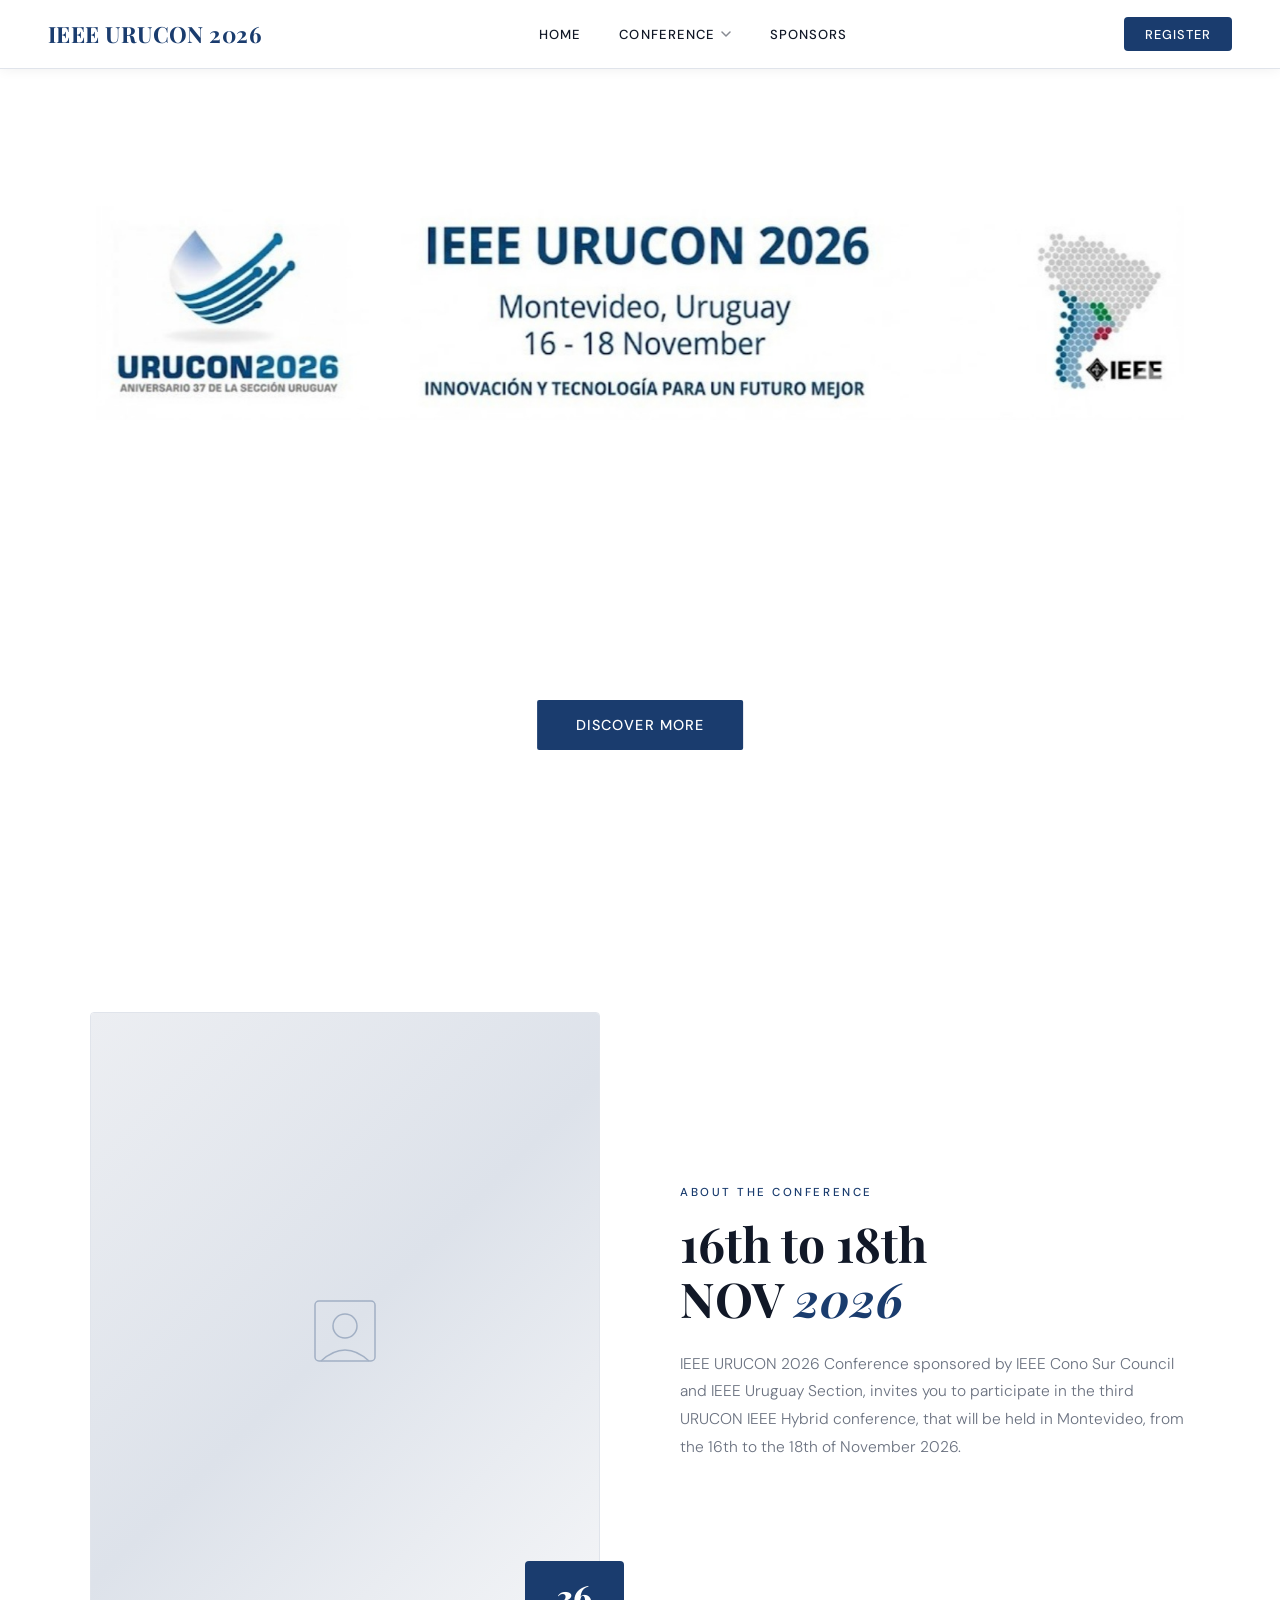
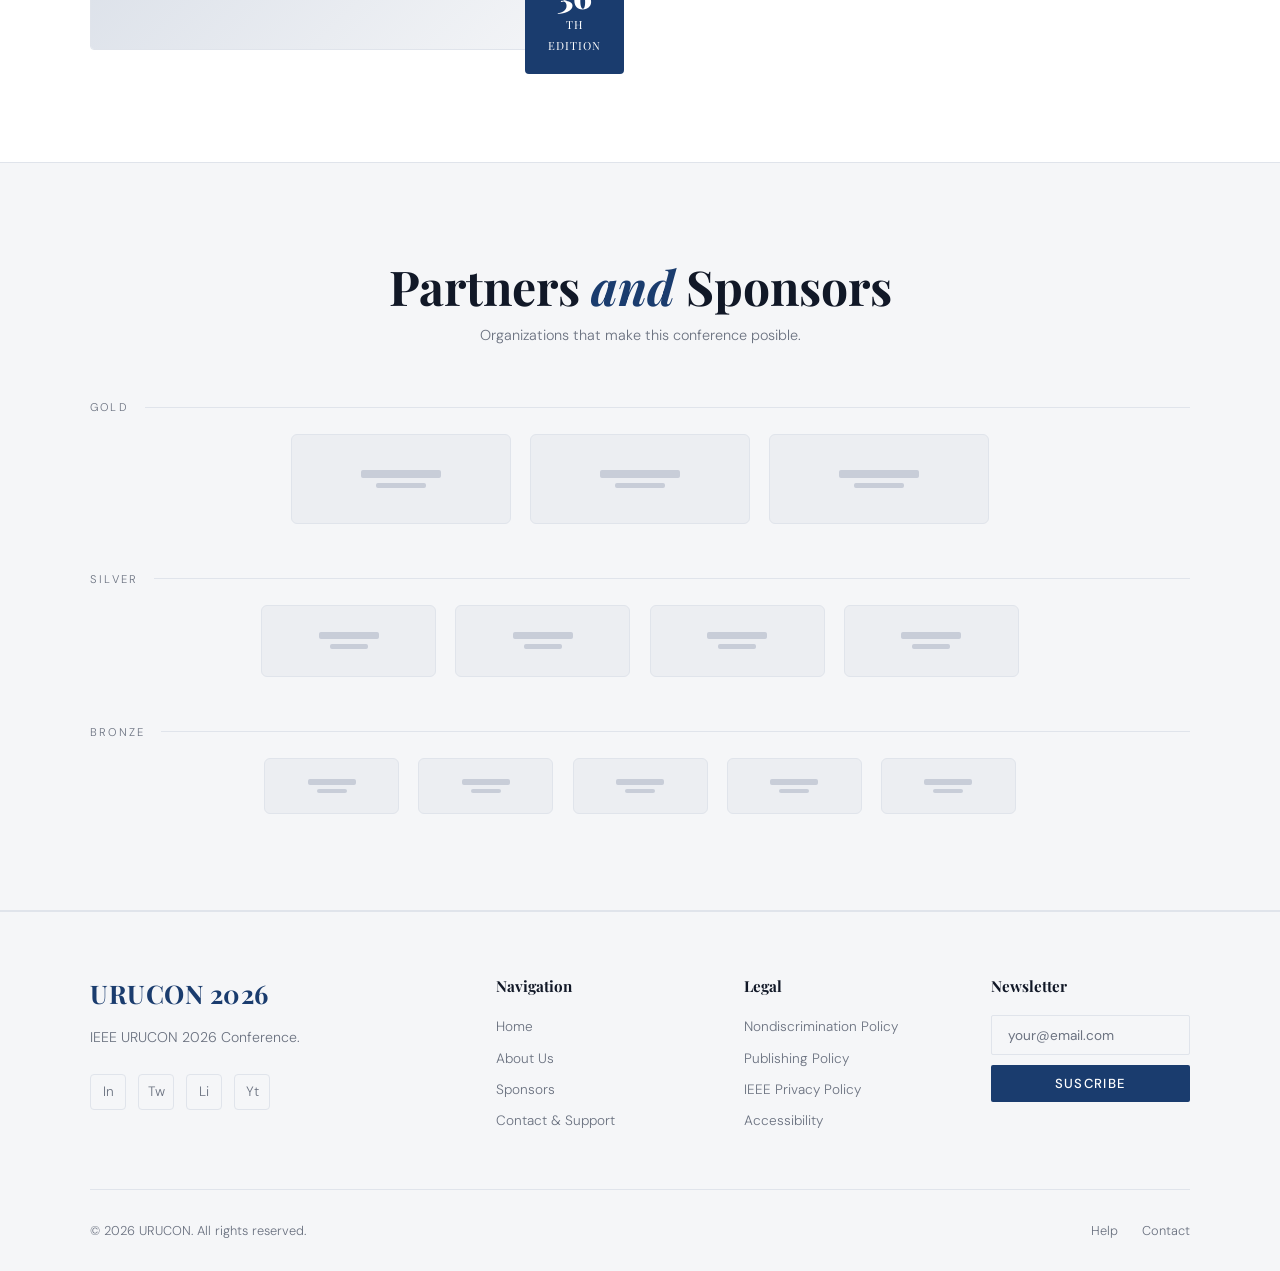
<file: index.html>
<!DOCTYPE html>

<html lang="es">

<head>
  <meta charset="UTF-8" />
  <meta name="viewport" content="width=device-width, initial-scale=1.0" />
  <title>URUCON 2026</title>
  <!-- Fuentes -->
  <link
    href="https://fonts.googleapis.com/css2?family=Playfair+Display:wght@400;700;900&family=DM+Sans:wght@300;400;500&display=swap"
    rel="stylesheet" />
  <!-- Estilos -->
  <link rel="stylesheet" href="css/styles.css" />
</head>

<body>

  <!-- ── NAV ── -->
  <nav id="navbar">
    <div class="nav-inner">
      <a href="#inicio" class="nav-logo">IEEE URUCON 2026</a>

      <ul class="nav-menu">

        <!-- INICIO -->
        <li class="nav-item">
          <a href="#inicio" class="nav-link">Home</a>
        </li>

        <!-- MEGA MENÚ: LA CONFERENCIA -->
        <li class="nav-item">
          <a class="nav-link" href="#">
            Conference
            <svg class="chevron" viewBox="0 0 12 12" fill="none">
              <path d="M2 4l4 4 4-4" stroke="currentColor" stroke-width="1.5" stroke-linecap="round"
                stroke-linejoin="round" />
            </svg>
          </a>
          <div class="mega-drop cols-1"><!-- provisorio, suplantar por el de abajo -->
            <!--<div class="mega-drop cols-3">
            <div class="drop-col">
              <div class="drop-col-title">Event</div>
              <a class="drop-link" href="#">Program</a>
              <a class="drop-link" href="#">Venue</a>
              <a class="drop-link" href="#">Special Guests</a>
              <a class="drop-link" href="#">Pre-Webinars</a>
            </div>-->
            <div class="drop-col">
              <div class="drop-col-title">Participation</div>
              <a class="drop-link" href="cfpapers.html">Call For Papers</a>
              <!--<a class="drop-link" href="#">Final Upload</a>-->
              <a class="drop-link" href="registration.html">Registration</a>
              <!--<a class="drop-link" href="#">Presenters</a>-->
            </div>
            <!--<div class="drop-col">
              <div class="drop-col-title">Activities</div>
              <a class="drop-link" href="#">Gala Dinner & Hotel</a>
              <a class="drop-link" href="#">LACNIC Seminar</a>
              <a class="drop-link" href="#">Scholarships</a>
            </div>-->
          </div>
        </li>

        <!-- MEGA MENÚ: CONTENIDO -->
        <!--<li class="nav-item">
          <a class="nav-link" href="#">
            Content
            <svg class="chevron" viewBox="0 0 12 12" fill="none">
              <path d="M2 4l4 4 4-4" stroke="currentColor" stroke-width="1.5" stroke-linecap="round" stroke-linejoin="round"/>
            </svg>
          </a>
          <div class="mega-drop cols-2">
            <div class="drop-col">
              <div class="drop-col-title">Research</div>
              <a class="drop-link" href="#">Topics</a>
              <a class="drop-link" href="#">TPC</a>
            </div>
            <div class="drop-col">
              <div class="drop-col-title">Community</div>
              <a class="drop-link" href="#">Inform Me</a>
            </div>
          </div>
        </li>-->

        <!-- DROPDOWN SIMPLE: NOSOTROS -->
        <!--<li class="nav-item">
          <a class="nav-link" href="#">
            About
            <svg class="chevron" viewBox="0 0 12 12" fill="none">
              <path d="M2 4l4 4 4-4" stroke="currentColor" stroke-width="1.5" stroke-linecap="round" stroke-linejoin="round"/>
            </svg>
          </a>
          <div class="simple-drop">
            <a class="drop-link" href="#about">About Us</a>
            <a class="drop-link" href="#">Organizing Committee</a>
            <a class="drop-link" href="#">Contact</a>
          </div>
        </li>-->

        <!-- ENLACE DIRECTO: SPONSORS -->
        <li class="nav-item">
          <a class="nav-link" href="#sponsors">Sponsors</a>
        </li>

      </ul>

      <button class="nav-cta" onclick="window.location.href='registration.html'">Register</button>

      <button class="hamburger" id="hamburger" onclick="toggleMobile()" aria-label="Menú">
        <span></span><span></span><span></span>
      </button>
    </div>
  </nav>

  <!-- ── MOBILE DRAWER ── -->
  <div class="mobile-drawer" id="mobileDrawer">

    <div class="mobile-section">
      <div class="mobile-section-title">Home</div>
      <a class="mobile-link" href="#inicio" onclick="closeMobile()">Home</a>
    </div>

    <!--<div class="mobile-section">
      <div class="mobile-section-title">Conference — Event</div>
      <a class="mobile-link" href="#" onclick="closeMobile()">Program</a>
      <a class="mobile-link" href="#" onclick="closeMobile()">Venue</a>
      <a class="mobile-link" href="#" onclick="closeMobile()">Special Guests</a>
      <a class="mobile-link" href="#" onclick="closeMobile()">Pre-Webinars</a>
    </div>-->

    <div class="mobile-section">
      <div class="mobile-section-title">Conference — Participation</div>
      <a class="mobile-link" href="cfpapers.html" onclick="closeMobile()">Call For Papers</a>
      <!--<a class="mobile-link" href="#" onclick="closeMobile()">Final Upload</a>-->
      <a class="mobile-link" href="#" onclick="closeMobile()">Registration</a>
      <!--<a class="mobile-link" href="#" onclick="closeMobile()">Presenters</a>-->
    </div>

    <!--<div class="mobile-section">
      <div class="mobile-section-title">Conference — Activities</div>
      <a class="mobile-link" href="#" onclick="closeMobile()">Gala Dinner & Hotel</a>
      <a class="mobile-link" href="#" onclick="closeMobile()">LACNIC Seminar</a>
      <a class="mobile-link" href="#" onclick="closeMobile()">Scholarchips</a>
    </div>-->

    <!--<div class="mobile-section">
      <div class="mobile-section-title">Content</div>
      <a class="mobile-link" href="#" onclick="closeMobile()">Research</a>
      <a class="mobile-link" href="#" onclick="closeMobile()">Topics</a>
      <a class="mobile-link" href="#" onclick="closeMobile()">TPC</a>
    </div>

    <div class="mobile-section">
      <div class="mobile-section-title">About</div>
      <a class="mobile-link" href="#about" onclick="closeMobile()">About Us</a>
      <a class="mobile-link" href="#" onclick="closeMobile()">Organizing Committee</a>
      <a class="mobile-link" href="#" onclick="closeMobile()">Contact</a>
    </div>-->

    <div class="mobile-section">
      <div class="mobile-section-title">Sponsors</div>
      <a class="mobile-link" href="#sponsors" onclick="closeMobile()">View sponsors</a>
    </div>

    <a class="mobile-cta" href="registration.html">Registration to the Event</a>

  </div>

  <!-- ── BANNER ── -->
  <section id="inicio">
    <div class="banner-bg"></div>

    <div class="banner-bottom">
      <a href="#about" class="btn-primary">Discover More</a>
    </div>
  </section>

  <!-- ── ABOUT ── -->
  <section id="about">
    <div class="about-inner">
      <div class="about-visual reveal">
        <div class="about-img-box">
          <div class="about-img-placeholder">
            <svg viewBox="0 0 80 80" fill="none" xmlns="http://www.w3.org/2000/svg">
              <rect x="10" y="10" width="60" height="60" rx="4" stroke="#1a3c6e" stroke-width="1.5" />
              <circle cx="40" cy="35" r="12" stroke="#1a3c6e" stroke-width="1.5" />
              <path d="M16 70 Q40 48 64 70" stroke="#1a3c6e" stroke-width="1.5" fill="none" />
            </svg>
          </div>
        </div>
        <div class="about-badge">
          <span class="num">36</span>
          <span class="label">th<br>Edition</span>
        </div>
      </div>

      <div class="about-text reveal">
        <span class="section-tag">About the Conference</span>
        <h2 class="section-title">16th to 18th<br>NOV <em>2026</em></h2>
        <p>
          IEEE URUCON 2026 Conference sponsored by IEEE Cono Sur Council and IEEE Uruguay Section, invites you to
          participate in the third URUCON IEEE Hybrid conference, that will be held in Montevideo, from the 16th to the
          18th of November 2026.
        </p>
        <!--<div class="about-stats">
          <div class="stat-item">
            <div class="stat-num">250+</div>
            <div class="stat-label">Proyectos</div>
          </div>
          <div class="stat-item">
            <div class="stat-num">48</div>
            <div class="stat-label">Clientes</div>
          </div>
          <div class="stat-item">
            <div class="stat-num">12</div>
            <div class="stat-label">Países</div>
          </div>
        </div>-->
      </div>
    </div>
  </section>

  <!-- ── SPONSORS ── -->
  <section id="sponsors">
    <div class="sponsors-inner">
      <div class="sponsors-header reveal">
        <h2 class="section-title" style="margin-bottom:0">Partners <em>and</em> Sponsors</h2>
        <p class="sponsors-subtitle">Organizations that make this conference posible.</p>
      </div>

      <div class="sponsors-tiers">
        <div class="tier-gold reveal">
          <div class="sponsor-tier-label">Gold</div>
          <div class="sponsors-row">
            <div class="sponsor-card">
              <div class="sponsor-placeholder">
                <div class="sp-bar"></div>
                <div class="sp-bar"></div>
              </div>
            </div>
            <div class="sponsor-card">
              <div class="sponsor-placeholder">
                <div class="sp-bar"></div>
                <div class="sp-bar"></div>
              </div>
            </div>
            <div class="sponsor-card">
              <div class="sponsor-placeholder">
                <div class="sp-bar"></div>
                <div class="sp-bar"></div>
              </div>
            </div>
          </div>
        </div>

        <div class="tier-silver reveal">
          <div class="sponsor-tier-label">Silver</div>
          <div class="sponsors-row">
            <div class="sponsor-card">
              <div class="sponsor-placeholder">
                <div class="sp-bar"></div>
                <div class="sp-bar"></div>
              </div>
            </div>
            <div class="sponsor-card">
              <div class="sponsor-placeholder">
                <div class="sp-bar"></div>
                <div class="sp-bar"></div>
              </div>
            </div>
            <div class="sponsor-card">
              <div class="sponsor-placeholder">
                <div class="sp-bar"></div>
                <div class="sp-bar"></div>
              </div>
            </div>
            <div class="sponsor-card">
              <div class="sponsor-placeholder">
                <div class="sp-bar"></div>
                <div class="sp-bar"></div>
              </div>
            </div>
          </div>
        </div>

        <div class="tier-bronze reveal">
          <div class="sponsor-tier-label">Bronze</div>
          <div class="sponsors-row">
            <div class="sponsor-card">
              <div class="sponsor-placeholder">
                <div class="sp-bar"></div>
                <div class="sp-bar"></div>
              </div>
            </div>
            <div class="sponsor-card">
              <div class="sponsor-placeholder">
                <div class="sp-bar"></div>
                <div class="sp-bar"></div>
              </div>
            </div>
            <div class="sponsor-card">
              <div class="sponsor-placeholder">
                <div class="sp-bar"></div>
                <div class="sp-bar"></div>
              </div>
            </div>
            <div class="sponsor-card">
              <div class="sponsor-placeholder">
                <div class="sp-bar"></div>
                <div class="sp-bar"></div>
              </div>
            </div>
            <div class="sponsor-card">
              <div class="sponsor-placeholder">
                <div class="sp-bar"></div>
                <div class="sp-bar"></div>
              </div>
            </div>
          </div>
        </div>
      </div>
    </div>
  </section>

  <!-- ── FOOTER ── -->
  <footer id="contacto">
    <div class="footer-inner">
      <div class="footer-top">
        <div class="footer-brand">
          <a href="#inicio" class="nav-logo">URUCON 2026</a>
          <p>IEEE URUCON 2026 Conference.</p>
          <div class="footer-socials">
            <a class="social-btn" href="#" title="Instagram">In</a>
            <a class="social-btn" href="#" title="Twitter">Tw</a>
            <a class="social-btn" href="#" title="LinkedIn">Li</a>
            <a class="social-btn" href="#" title="YouTube">Yt</a>
          </div>
        </div>

        <div class="footer-col">
          <h4>Navigation</h4>
          <ul>
            <li><a href="#inicio">Home</a></li>
            <li><a href="#about">About Us</a></li>
            <li><a href="#sponsors">Sponsors</a></li>
            <li><a href="mailto:ieeeurucon2021-chairs@edas.info">Contact & Support</a></li>
          </ul>
        </div>

        <div class="footer-col">
          <h4>Legal</h4>
          <ul>
            <li><a href="https://www.ieee.org/about/corporate/governance/p9-26.html">Nondiscrimination Policy</a></li>
            <li><a
                href="https://conferences.ieeeauthorcenter.ieee.org/author-ethics/guidelines-and-policies/submission-policies/">Publishing
                Policy</a></li>
            <li><a href="https://www.ieee.org/security-privacy.html">IEEE Privacy Policy</a></li>
            <li><a href="https://www.ieee.org/accessibility-statement.html">Accessibility</a></li>
          </ul>
        </div>

        <div class="footer-col">
          <h4>Newsletter</h4>
          <div class="footer-newsletter">
            <input type="email" placeholder="your@email.com" />
            <button>Suscribe</button>
          </div>
        </div>
      </div>

      <div class="footer-bottom">
        <p>© 2026 URUCON. All rights reserved.</p>
        <div class="footer-bottom-links">
          <a href="#">Help</a>
          <a href="#">Contact</a>
        </div>
      </div>
    </div>
  </footer>

  <!-- Script -->
  <script src="js/main.js"></script>
</body>

</html>
</file>
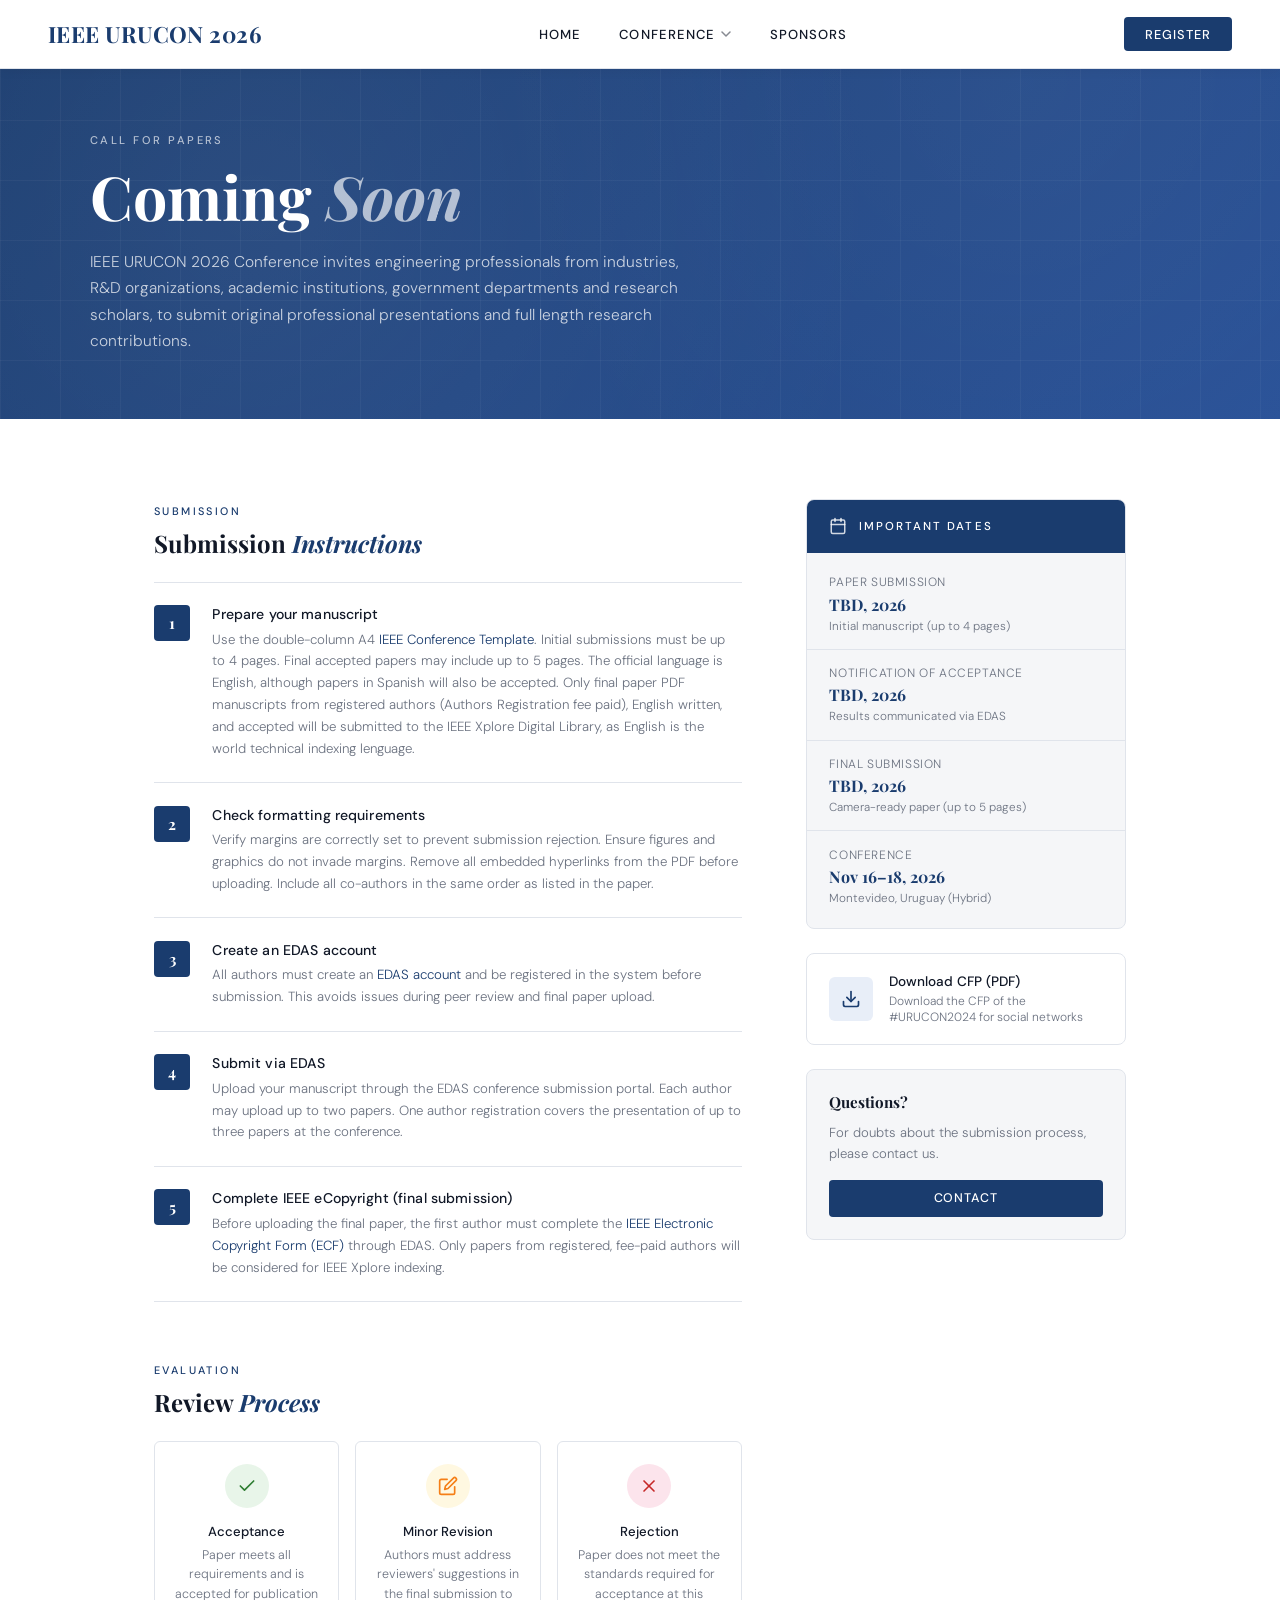
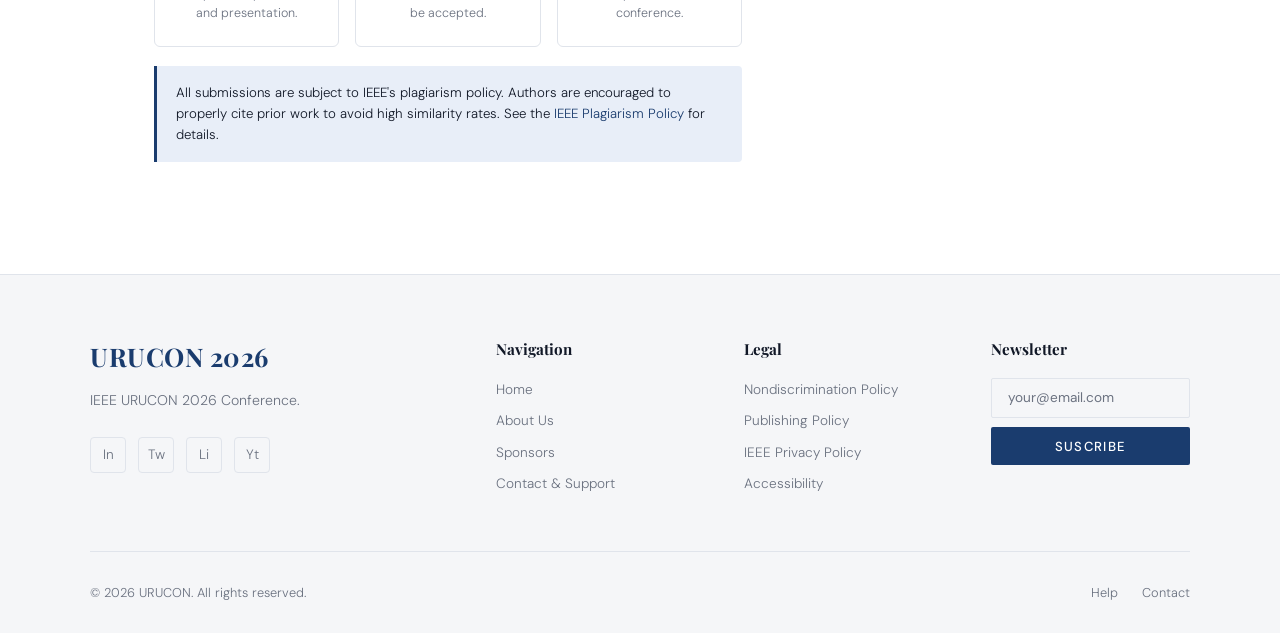
<file: cfpapers.html>
<!DOCTYPE html>

<html lang="es">

<head>
    <meta charset="UTF-8" />
    <meta name="viewport" content="width=device-width, initial-scale=1.0" />
    <title>URUCON 2026</title>
    <!-- Fuentes -->
    <link
        href="https://fonts.googleapis.com/css2?family=Playfair+Display:wght@400;700;900&family=DM+Sans:wght@300;400;500&display=swap"
        rel="stylesheet" />
    <!-- Estilos -->
    <link rel="stylesheet" href="css/styles.css" />
    <link rel="stylesheet" href="css/cfp.css" />
</head>

<body>

  <!-- ── NAV ── -->
  <nav id="navbar">
    <div class="nav-inner">
      <a href="#inicio" class="nav-logo">IEEE URUCON 2026</a>

      <ul class="nav-menu">

        <!-- INICIO -->
        <li class="nav-item">
          <a href="index.html" class="nav-link">Home</a>
        </li>

        <!-- MEGA MENÚ: LA CONFERENCIA -->
        <li class="nav-item">
          <a class="nav-link" href="#">
            Conference
            <svg class="chevron" viewBox="0 0 12 12" fill="none">
              <path d="M2 4l4 4 4-4" stroke="currentColor" stroke-width="1.5" stroke-linecap="round"
                stroke-linejoin="round" />
            </svg>
          </a>
          <div class="mega-drop cols-1"><!-- provisorio, suplantar por el de abajo -->
            <!--<div class="mega-drop cols-3">
            <div class="drop-col">
              <div class="drop-col-title">Event</div>
              <a class="drop-link" href="#">Program</a>
              <a class="drop-link" href="#">Venue</a>
              <a class="drop-link" href="#">Special Guests</a>
              <a class="drop-link" href="#">Pre-Webinars</a>
            </div>-->
            <div class="drop-col">
              <div class="drop-col-title">Participation</div>
              <a class="drop-link" href="cfpapers.html">Call For Papers</a>
              <!--<a class="drop-link" href="#">Final Upload</a>-->
              <a class="drop-link" href="registration.html">Registration</a>
              <!--<a class="drop-link" href="#">Presenters</a>-->
            </div>
            <!--<div class="drop-col">
              <div class="drop-col-title">Activities</div>
              <a class="drop-link" href="#">Gala Dinner & Hotel</a>
              <a class="drop-link" href="#">LACNIC Seminar</a>
              <a class="drop-link" href="#">Scholarships</a>
            </div>-->
          </div>
        </li>

        <!-- MEGA MENÚ: CONTENIDO -->
        <!--<li class="nav-item">
          <a class="nav-link" href="#">
            Content
            <svg class="chevron" viewBox="0 0 12 12" fill="none">
              <path d="M2 4l4 4 4-4" stroke="currentColor" stroke-width="1.5" stroke-linecap="round" stroke-linejoin="round"/>
            </svg>
          </a>
          <div class="mega-drop cols-2">
            <div class="drop-col">
              <div class="drop-col-title">Research</div>
              <a class="drop-link" href="#">Topics</a>
              <a class="drop-link" href="#">TPC</a>
            </div>
            <div class="drop-col">
              <div class="drop-col-title">Community</div>
              <a class="drop-link" href="#">Inform Me</a>
            </div>
          </div>
        </li>-->

        <!-- DROPDOWN SIMPLE: NOSOTROS -->
        <!--<li class="nav-item">
          <a class="nav-link" href="#">
            About
            <svg class="chevron" viewBox="0 0 12 12" fill="none">
              <path d="M2 4l4 4 4-4" stroke="currentColor" stroke-width="1.5" stroke-linecap="round" stroke-linejoin="round"/>
            </svg>
          </a>
          <div class="simple-drop">
            <a class="drop-link" href="#about">About Us</a>
            <a class="drop-link" href="#">Organizing Committee</a>
            <a class="drop-link" href="#">Contact</a>
          </div>
        </li>-->

        <!-- ENLACE DIRECTO: SPONSORS -->
        <li class="nav-item">
          <a class="nav-link" href="#sponsors">Sponsors</a>
        </li>

      </ul>

      <button class="nav-cta" onclick="window.location.href='registration.html'">Register</button>

      <button class="hamburger" id="hamburger" onclick="toggleMobile()" aria-label="Menú">
        <span></span><span></span><span></span>
      </button>
    </div>
  </nav>

  <!-- ── MOBILE DRAWER ── -->
  <div class="mobile-drawer" id="mobileDrawer">

    <div class="mobile-section">
      <div class="mobile-section-title">Home</div>
      <a class="mobile-link" href="#inicio" onclick="closeMobile()">Home</a>
    </div>

    <!--<div class="mobile-section">
      <div class="mobile-section-title">Conference — Event</div>
      <a class="mobile-link" href="#" onclick="closeMobile()">Program</a>
      <a class="mobile-link" href="#" onclick="closeMobile()">Venue</a>
      <a class="mobile-link" href="#" onclick="closeMobile()">Special Guests</a>
      <a class="mobile-link" href="#" onclick="closeMobile()">Pre-Webinars</a>
    </div>-->

    <div class="mobile-section">
      <div class="mobile-section-title">Conference — Participation</div>
      <a class="mobile-link" href="cfpapers.html" onclick="closeMobile()">Call For Papers</a>
      <!--<a class="mobile-link" href="#" onclick="closeMobile()">Final Upload</a>-->
      <a class="mobile-link" href="#" onclick="closeMobile()">Registration</a>
      <!--<a class="mobile-link" href="#" onclick="closeMobile()">Presenters</a>-->
    </div>

    <!--<div class="mobile-section">
      <div class="mobile-section-title">Conference — Activities</div>
      <a class="mobile-link" href="#" onclick="closeMobile()">Gala Dinner & Hotel</a>
      <a class="mobile-link" href="#" onclick="closeMobile()">LACNIC Seminar</a>
      <a class="mobile-link" href="#" onclick="closeMobile()">Scholarchips</a>
    </div>-->

    <!--<div class="mobile-section">
      <div class="mobile-section-title">Content</div>
      <a class="mobile-link" href="#" onclick="closeMobile()">Research</a>
      <a class="mobile-link" href="#" onclick="closeMobile()">Topics</a>
      <a class="mobile-link" href="#" onclick="closeMobile()">TPC</a>
    </div>

    <div class="mobile-section">
      <div class="mobile-section-title">About</div>
      <a class="mobile-link" href="#about" onclick="closeMobile()">About Us</a>
      <a class="mobile-link" href="#" onclick="closeMobile()">Organizing Committee</a>
      <a class="mobile-link" href="#" onclick="closeMobile()">Contact</a>
    </div>-->

    <div class="mobile-section">
      <div class="mobile-section-title">Sponsors</div>
      <a class="mobile-link" href="#sponsors" onclick="closeMobile()">View sponsors</a>
    </div>

    <a class="mobile-cta" href="registration.html">Registration to the Event</a>

  </div>


    <!-- CFP -->
    <section class="cfp-hero">
        <div class="cfp-hero-inner">
            <span class="cfp-hero-tag">Call For Papers</span>
            <h1 class="cfp-hero-title">Coming <em>Soon</em></h1>
            <p class="cfp-hero-sub">
                IEEE URUCON 2026 Conference invites engineering professionals from industries,
                R&D organizations, academic institutions, government departments and research scholars,
                to submit original professional presentations and full length research contributions.
            </p>
        </div>
    </section>

    <!--  CFP BODY  -->
    <div class="cfp-body">

        <!-- LEFT: main content -->
        <div class="cfp-main">

            <!--
            <div class="cfp-intro reveal">
                <span class="cfp-section-tag">Overview</span>
                <h2 class="cfp-section-title">About the <em>Conference</em></h2>
                <p>
                    IEEE URUCON 2026 Conference, sponsored by the IEEE Cono Sur Council and the IEEE Uruguay Section,
                    is a premier venue for presenting original professional and research contributions in engineering
                    and related fields.
                </p>
                <p>
                    The conference will be held in hybrid format in Montevideo from November 16th to 18th, 2026.
                    Accepted papers written in English will be submitted to the IEEE Xplore Digital Library.
                    Papers in Spanish are also welcome, though only English-language final manuscripts will be indexed.
                </p>
            </div>

            <div class="reveal">
                <span class="cfp-section-tag">Scope</span>
                <h2 class="cfp-section-title">Topics of <em>Interest</em></h2>
                <div class="cfp-topics-grid">

                    <div class="cfp-topic-card">
                        <div class="cfp-topic-icon">
                            <svg viewBox="0 0 24 24" fill="none" stroke-width="1.8" stroke-linecap="round"
                                stroke-linejoin="round">
                                <rect x="2" y="3" width="20" height="14" rx="2" />
                                <path d="M8 21h8M12 17v4" />
                            </svg>
                        </div>
                        <div class="cfp-topic-text">Electronics, Circuits &amp; Systems</div>
                    </div>

                    <div class="cfp-topic-card">
                        <div class="cfp-topic-icon">
                            <svg viewBox="0 0 24 24" fill="none" stroke-width="1.8" stroke-linecap="round"
                                stroke-linejoin="round">
                                <path d="M12 2L2 7l10 5 10-5-10-5z" />
                                <path d="M2 17l10 5 10-5" />
                                <path d="M2 12l10 5 10-5" />
                            </svg>
                        </div>
                        <div class="cfp-topic-text">Artificial Intelligence &amp; Machine Learning</div>
                    </div>

                    <div class="cfp-topic-card">
                        <div class="cfp-topic-icon">
                            <svg viewBox="0 0 24 24" fill="none" stroke-width="1.8" stroke-linecap="round"
                                stroke-linejoin="round">
                                <circle cx="12" cy="12" r="10" />
                                <path
                                    d="M2 12h20M12 2a15.3 15.3 0 0 1 4 10 15.3 15.3 0 0 1-4 10 15.3 15.3 0 0 1-4-10 15.3 15.3 0 0 1 4-10z" />
                            </svg>
                        </div>
                        <div class="cfp-topic-text">Telecommunications &amp; Signal Processing</div>
                    </div>

                    <div class="cfp-topic-card">
                        <div class="cfp-topic-icon">
                            <svg viewBox="0 0 24 24" fill="none" stroke-width="1.8" stroke-linecap="round"
                                stroke-linejoin="round">
                                <path d="M13 2L3 14h9l-1 8 10-12h-9l1-8z" />
                            </svg>
                        </div>
                        <div class="cfp-topic-text">Power Systems &amp; Renewable Energy</div>
                    </div>

                    <div class="cfp-topic-card">
                        <div class="cfp-topic-icon">
                            <svg viewBox="0 0 24 24" fill="none" stroke-width="1.8" stroke-linecap="round"
                                stroke-linejoin="round">
                                <path d="M12 22s8-4 8-10V5l-8-3-8 3v7c0 6 8 10 8 10z" />
                            </svg>
                        </div>
                        <div class="cfp-topic-text">Cybersecurity &amp; Network Engineering</div>
                    </div>

                    <div class="cfp-topic-card">
                        <div class="cfp-topic-icon">
                            <svg viewBox="0 0 24 24" fill="none" stroke-width="1.8" stroke-linecap="round"
                                stroke-linejoin="round">
                                <rect x="4" y="4" width="6" height="6" rx="1" />
                                <rect x="14" y="4" width="6" height="6" rx="1" />
                                <rect x="4" y="14" width="6" height="6" rx="1" />
                                <rect x="14" y="14" width="6" height="6" rx="1" />
                            </svg>
                        </div>
                        <div class="cfp-topic-text">IoT, Embedded Systems &amp; Control</div>
                    </div>

                    <div class="cfp-topic-card">
                        <div class="cfp-topic-icon">
                            <svg viewBox="0 0 24 24" fill="none" stroke-width="1.8" stroke-linecap="round"
                                stroke-linejoin="round">
                                <path
                                    d="M9 3H5a2 2 0 0 0-2 2v4m6-6h10a2 2 0 0 1 2 2v4M9 3v18m0 0h10a2 2 0 0 0 2-2V9M9 21H5a2 2 0 0 1-2-2V9m0 0h18" />
                            </svg>
                        </div>
                        <div class="cfp-topic-text">Biomedical Engineering &amp; Health Tech</div>
                    </div>

                    <div class="cfp-topic-card">
                        <div class="cfp-topic-icon">
                            <svg viewBox="0 0 24 24" fill="none" stroke-width="1.8" stroke-linecap="round"
                                stroke-linejoin="round">
                                <circle cx="12" cy="12" r="3" />
                                <path
                                    d="M12 1v4M12 19v4M4.22 4.22l2.83 2.83M16.95 16.95l2.83 2.83M1 12h4M19 12h4M4.22 19.78l2.83-2.83M16.95 7.05l2.83-2.83" />
                            </svg>
                        </div>
                        <div class="cfp-topic-text">Engineering Education &amp; Innovation</div>
                    </div>

                </div>
            </div>
            -->

            <!-- Submission Instructions -->
            <div class="reveal">
                <span class="cfp-section-tag">Submission</span>
                <h2 class="cfp-section-title">Submission <em>Instructions</em></h2>
                <div class="cfp-steps">

                    <div class="cfp-step">
                        <div class="cfp-step-num">1</div>
                        <div class="cfp-step-body">
                            <div class="cfp-step-title">Prepare your manuscript</div>
                            <div class="cfp-step-desc">
                                Use the double-column A4 <a
                                    href="https://www.ieee.org/conferences/publishing/templates.html"
                                    target="_blank">IEEE
                                    Conference Template</a>.
                                Initial submissions must be up to 4 pages. Final accepted papers may include up to 5
                                pages.
                                The official language is English, although papers in Spanish will also be accepted.
                                Only final paper PDF manuscripts from registered authors (Authors Registration fee paid), 
                                English written, and accepted will be submitted to the 
                                IEEE Xplore Digital Library, as English is the world technical indexing lenguage.
                            </div>
                        </div>
                    </div>

                    <div class="cfp-step">
                        <div class="cfp-step-num">2</div>
                        <div class="cfp-step-body">
                            <div class="cfp-step-title">Check formatting requirements</div>
                            <div class="cfp-step-desc">
                                Verify margins are correctly set to prevent submission rejection. Ensure figures and
                                graphics
                                do not invade margins. Remove all embedded hyperlinks from the PDF before uploading.
                                Include all co-authors in the same order as listed in the paper.
                            </div>
                        </div>
                    </div>

                    <div class="cfp-step">
                        <div class="cfp-step-num">3</div>
                        <div class="cfp-step-body">
                            <div class="cfp-step-title">Create an EDAS account</div>
                            <div class="cfp-step-desc">
                                All authors must create an <a href="https://edas.info" target="_blank">EDAS account</a>
                                and
                                be registered in the system
                                before submission. This avoids issues during peer review and final paper upload.
                            </div>
                        </div>
                    </div>

                    <div class="cfp-step">
                        <div class="cfp-step-num">4</div>
                        <div class="cfp-step-body">
                            <div class="cfp-step-title">Submit via EDAS</div>
                            <div class="cfp-step-desc">
                                Upload your manuscript through the EDAS conference submission portal. Each author may
                                upload
                                up to two papers. One author registration covers the presentation of up to three papers
                                at
                                the conference.
                            </div>
                        </div>
                    </div>

                    <div class="cfp-step">
                        <div class="cfp-step-num">5</div>
                        <div class="cfp-step-body">
                            <div class="cfp-step-title">Complete IEEE eCopyright (final submission)</div>
                            <div class="cfp-step-desc">
                                Before uploading the final paper, the first author must complete the
                                <a href="https://www.edas.info/showFAQ.php?q=315" target="_blank">IEEE Electronic
                                    Copyright
                                    Form (ECF)</a> through EDAS.
                                Only papers from registered, fee-paid authors will be considered for IEEE Xplore
                                indexing.
                            </div>
                        </div>
                    </div>

                </div>
            </div>

            <!-- Review Process -->
            <div class="reveal">
                <span class="cfp-section-tag">Evaluation</span>
                <h2 class="cfp-section-title">Review <em>Process</em></h2>
                <div class="cfp-review-cards">

                    <div class="cfp-review-card rc-accept">
                        <div class="cfp-review-icon">
                            <svg viewBox="0 0 24 24" fill="none" stroke-width="2" stroke-linecap="round"
                                stroke-linejoin="round">
                                <path d="M20 6L9 17l-5-5" />
                            </svg>
                        </div>
                        <div class="cfp-review-label">Acceptance</div>
                        <div class="cfp-review-desc">Paper meets all requirements and is accepted for publication and
                            presentation.</div>
                    </div>

                    <div class="cfp-review-card rc-revise">
                        <div class="cfp-review-icon">
                            <svg viewBox="0 0 24 24" fill="none" stroke-width="2" stroke-linecap="round"
                                stroke-linejoin="round">
                                <path d="M11 4H4a2 2 0 0 0-2 2v14a2 2 0 0 0 2 2h14a2 2 0 0 0 2-2v-7" />
                                <path d="M18.5 2.5a2.121 2.121 0 0 1 3 3L12 15l-4 1 1-4 9.5-9.5z" />
                            </svg>
                        </div>
                        <div class="cfp-review-label">Minor Revision</div>
                        <div class="cfp-review-desc">Authors must address reviewers' suggestions in the final submission
                            to
                            be accepted.</div>
                    </div>

                    <div class="cfp-review-card rc-reject">
                        <div class="cfp-review-icon">
                            <svg viewBox="0 0 24 24" fill="none" stroke-width="2" stroke-linecap="round"
                                stroke-linejoin="round">
                                <line x1="18" y1="6" x2="6" y2="18" />
                                <line x1="6" y1="6" x2="18" y2="18" />
                            </svg>
                        </div>
                        <div class="cfp-review-label">Rejection</div>
                        <div class="cfp-review-desc">Paper does not meet the standards required for acceptance at this
                            conference.</div>
                    </div>

                </div>
                <div class="cfp-review-note">
                    All submissions are subject to IEEE's plagiarism policy. Authors are encouraged to properly cite
                    prior work to avoid high similarity rates. See the
                    <a href="https://www.ieee.org/publications/rights/plagiarism/plagiarism.html" target="_blank">IEEE
                        Plagiarism Policy</a> for details.
                </div>
            </div>

        </div>
        <!-- END LEFT -->

        <!-- RIGHT: sidebar -->
        <aside class="cfp-sidebar">

            <!-- Important Dates -->
            <div class="cfp-dates-card reveal">
                <div class="cfp-dates-header">
                    <svg viewBox="0 0 24 24" fill="none" stroke-width="2" stroke-linecap="round"
                        stroke-linejoin="round">
                        <rect x="3" y="4" width="18" height="18" rx="2" />
                        <line x1="16" y1="2" x2="16" y2="6" />
                        <line x1="8" y1="2" x2="8" y2="6" />
                        <line x1="3" y1="10" x2="21" y2="10" />
                    </svg>
                    <span>Important Dates</span>
                </div>
                <div class="cfp-dates-list">
                    <div class="cfp-date-item">
                        <div class="cfp-date-label">Paper Submission</div>
                        <div class="cfp-date-value">TBD, 2026</div>
                        <div class="cfp-date-note">Initial manuscript (up to 4 pages)</div>
                    </div>
                    <div class="cfp-date-item">
                        <div class="cfp-date-label">Notification of Acceptance</div>
                        <div class="cfp-date-value">TBD, 2026</div>
                        <div class="cfp-date-note">Results communicated via EDAS</div>
                    </div>
                    <div class="cfp-date-item">
                        <div class="cfp-date-label">Final Submission</div>
                        <div class="cfp-date-value">TBD, 2026</div>
                        <div class="cfp-date-note">Camera-ready paper (up to 5 pages)</div>
                    </div>
                    <div class="cfp-date-item">
                        <div class="cfp-date-label">Conference</div>
                        <div class="cfp-date-value">Nov 16–18, 2026</div>
                        <div class="cfp-date-note">Montevideo, Uruguay (Hybrid)</div>
                    </div>
                </div>
            </div>

            <!-- Download CFP -->
            <a href="https://s3.amazonaws.com/edas.assets/ieeeurucon2024/IEEE_URUCON_2024_call_for_papers.pdf" class="cfp-download-card reveal">
                <div class="cfp-download-icon">
                    <svg viewBox="0 0 24 24" fill="none" stroke-width="2" stroke-linecap="round"
                        stroke-linejoin="round">
                        <path d="M21 15v4a2 2 0 0 1-2 2H5a2 2 0 0 1-2-2v-4" />
                        <polyline points="7 10 12 15 17 10" />
                        <line x1="12" y1="15" x2="12" y2="3" />
                    </svg>
                </div>
                <div class="cfp-download-text">
                    <div class="cfp-download-title">Download CFP (PDF)</div>
                    <div class="cfp-download-sub">Download the CFP of the #URUCON2024 for social networks</div>
                </div>
            </a>

            <!-- Contact -->
            <div class="cfp-contact-card reveal">
                <div class="cfp-contact-title">Questions?</div>
                <p>For doubts about the submission process, please contact us.</p>
                <a href="mailto:ieeeurucon2021-chairs@edas.info" class="cfp-btn-contact">Contact</a>
            </div>

        </aside>

    </div>
    <!-- ── FIN CFP BODY ── -->

    <!-- ── FOOTER ── -->
    <footer id="contacto">
        <div class="footer-inner">
            <div class="footer-top">
                <div class="footer-brand">
                    <a href="#inicio" class="nav-logo">URUCON 2026</a>
                    <p>IEEE URUCON 2026 Conference.</p>
                    <div class="footer-socials">
                        <a class="social-btn" href="#" title="Instagram">In</a>
                        <a class="social-btn" href="#" title="Twitter">Tw</a>
                        <a class="social-btn" href="#" title="LinkedIn">Li</a>
                        <a class="social-btn" href="#" title="YouTube">Yt</a>
                    </div>
                </div>

                <div class="footer-col">
                    <h4>Navigation</h4>
                    <ul>
                        <li><a href="#inicio">Home</a></li>
                        <li><a href="#about">About Us</a></li>
                        <li><a href="#sponsors">Sponsors</a></li>
                        <li><a href="mailto:ieeeurucon2021-chairs@edas.info">Contact & Support</a></li>
                    </ul>
                </div>

                <div class="footer-col">
                    <h4>Legal</h4>
                    <ul>
                        <li><a href="https://www.ieee.org/about/corporate/governance/p9-26.html">Nondiscrimination
                                Policy</a></li>
                        <li><a
                                href="https://conferences.ieeeauthorcenter.ieee.org/author-ethics/guidelines-and-policies/submission-policies/">Publishing
                                Policy</a></li>
                        <li><a href="https://www.ieee.org/security-privacy.html">IEEE Privacy Policy</a></li>
                        <li><a href="https://www.ieee.org/accessibility-statement.html">Accessibility</a></li>
                    </ul>
                </div>

                <div class="footer-col">
                    <h4>Newsletter</h4>
                    <div class="footer-newsletter">
                        <input type="email" placeholder="your@email.com" />
                        <button>Suscribe</button>
                    </div>
                </div>
            </div>

            <div class="footer-bottom">
                <p>© 2026 URUCON. All rights reserved.</p>
                <div class="footer-bottom-links">
                    <a href="#">Help</a>
                    <a href="#">Contact</a>
                </div>
            </div>
        </div>
    </footer>

    <!-- Script -->
    <script src="js/main.js"></script>
</body>

</html>
</file>
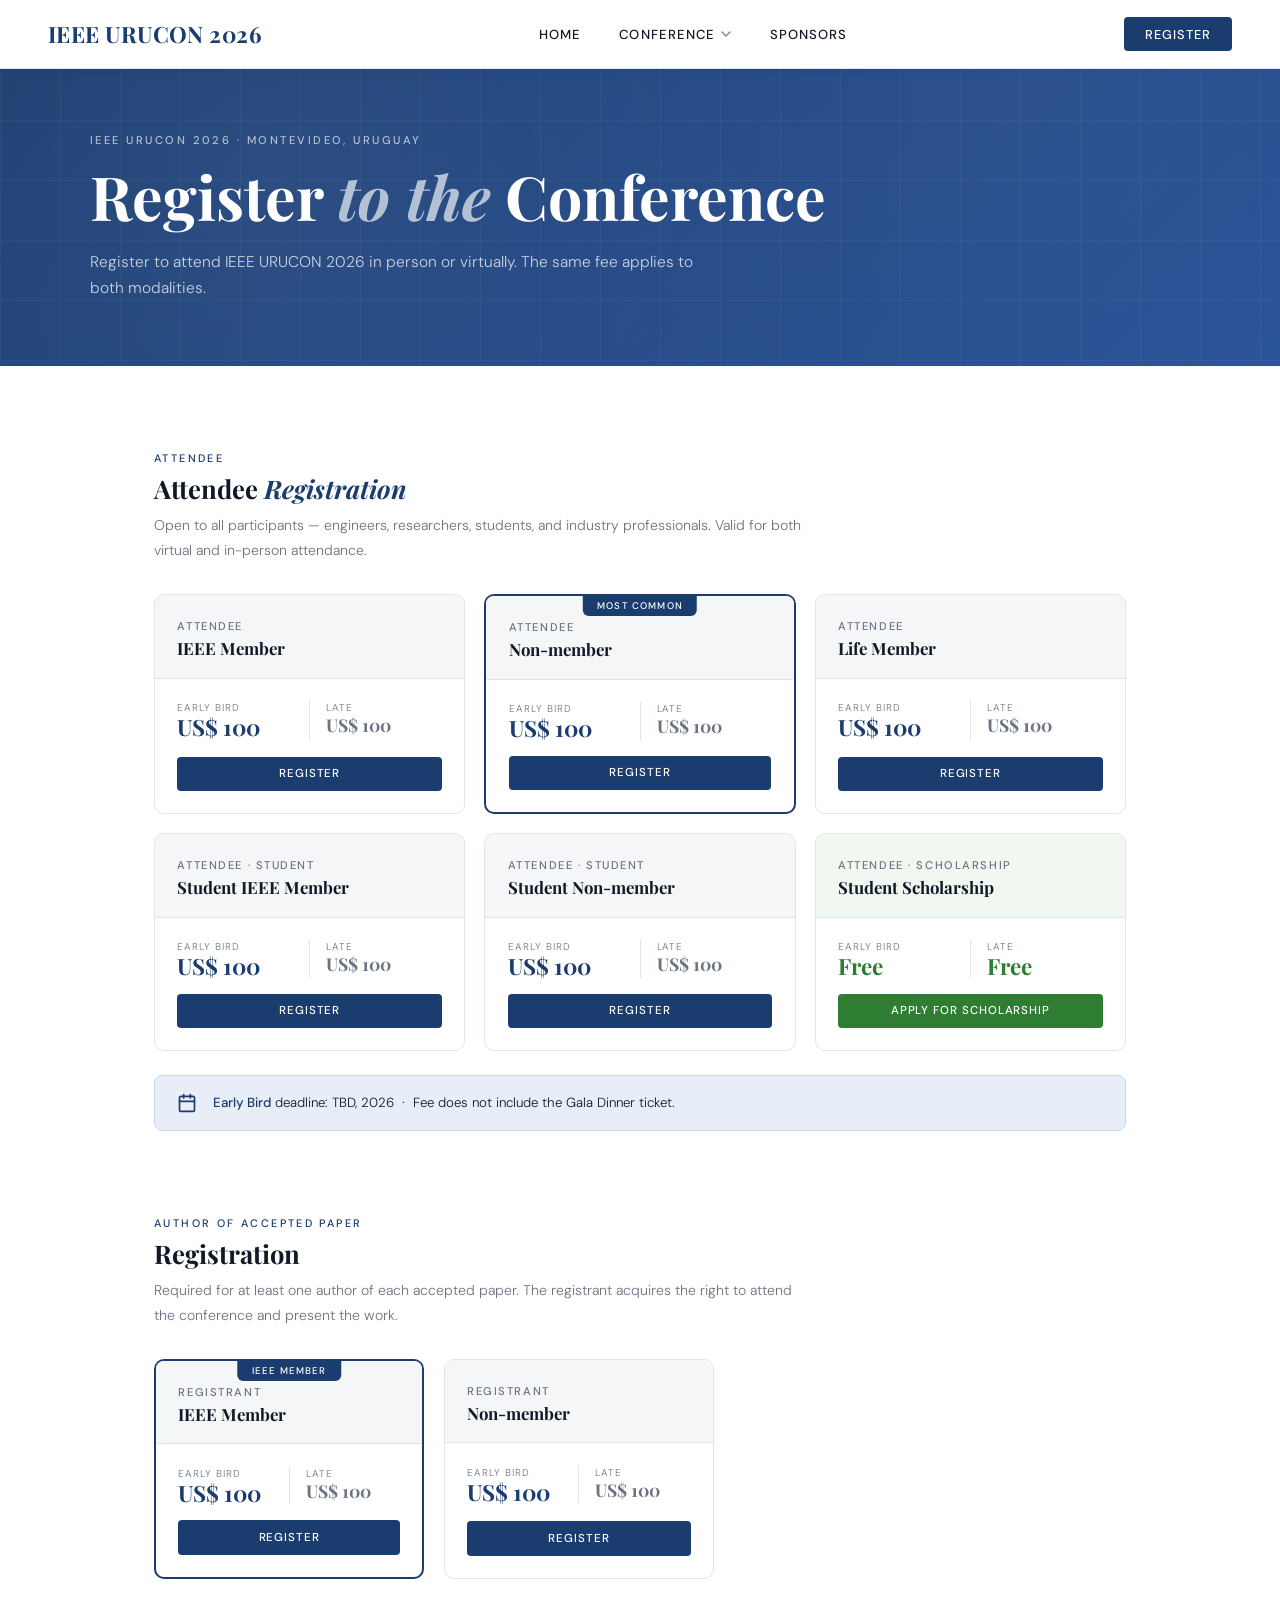
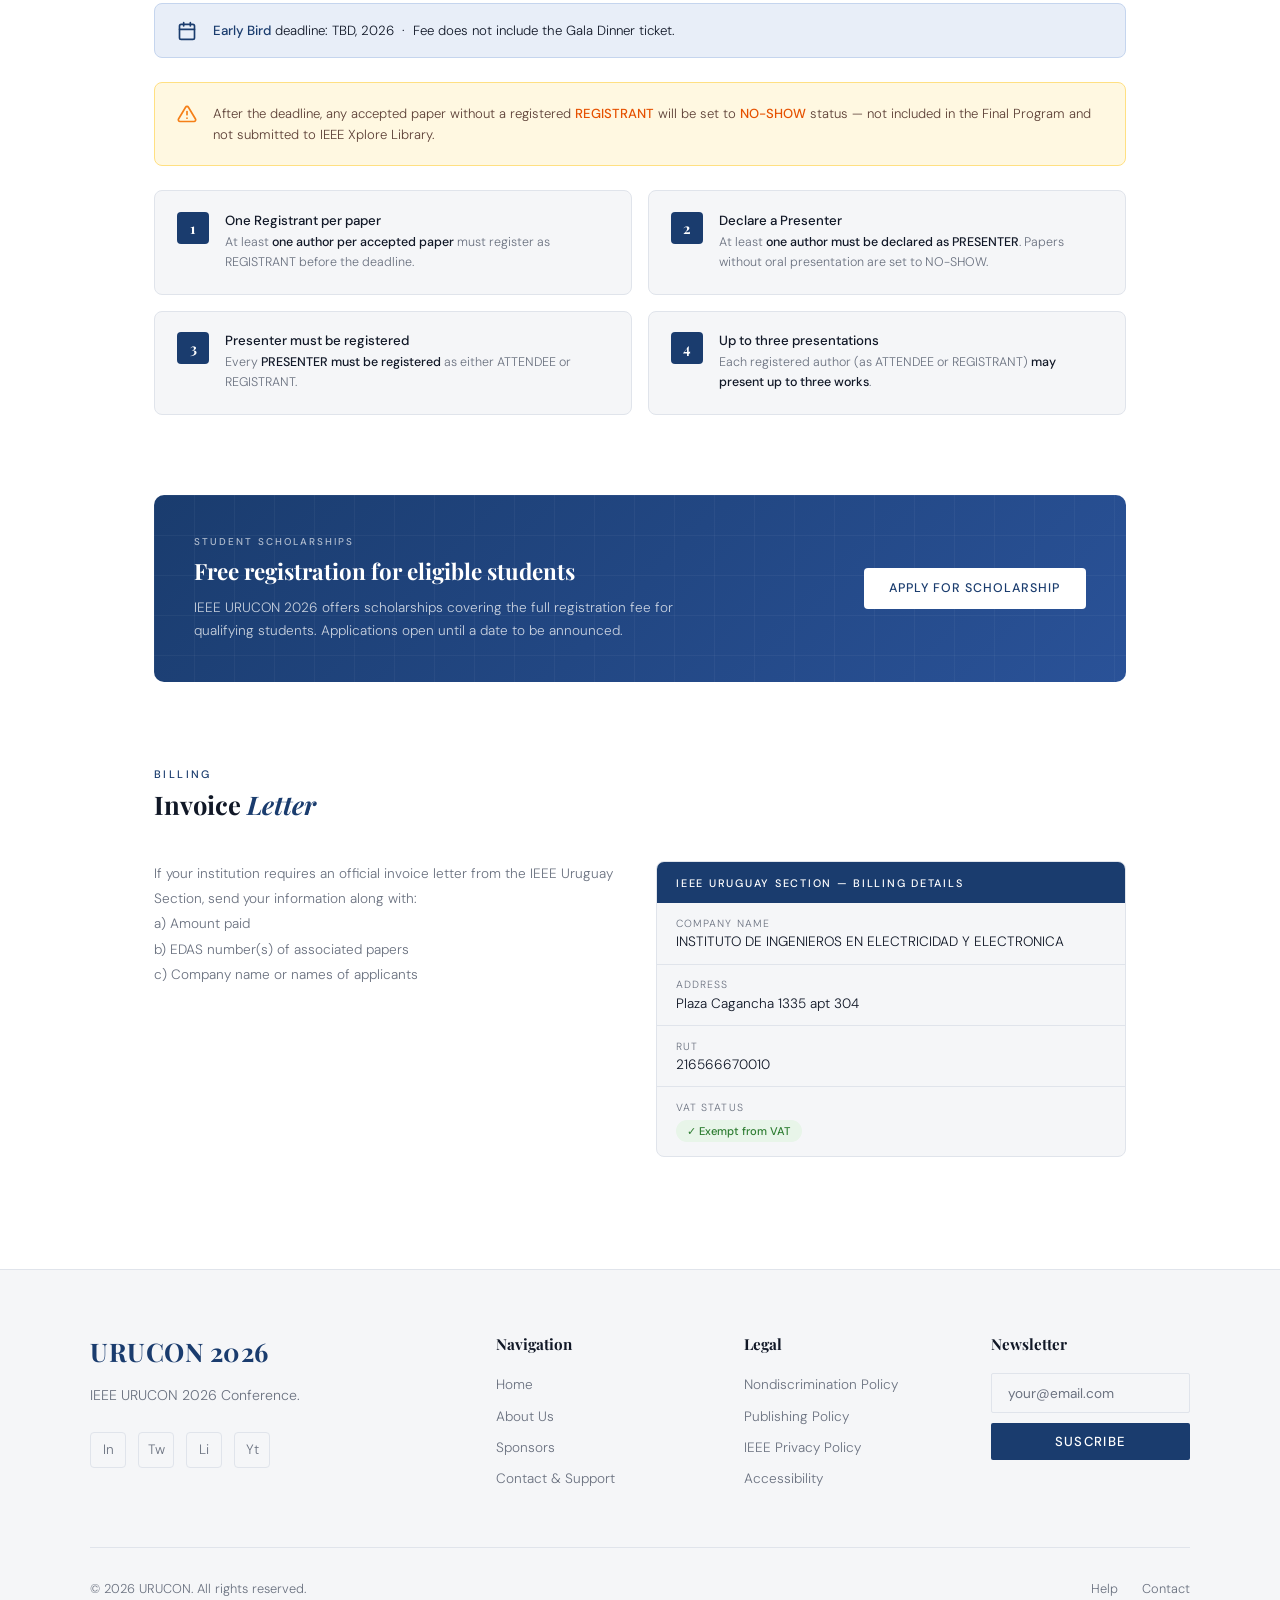
<file: registration.html>
<!DOCTYPE html>

<html lang="es">

<head>
  <meta charset="UTF-8" />
  <meta name="viewport" content="width=device-width, initial-scale=1.0" />
  <title>URUCON 2026</title>
  <!-- Fuentes -->
  <link
    href="https://fonts.googleapis.com/css2?family=Playfair+Display:wght@400;700;900&family=DM+Sans:wght@300;400;500&display=swap"
    rel="stylesheet" />
  <!-- Estilos -->
  <link rel="stylesheet" href="css/styles.css" />
  <link rel="stylesheet" href="css/registration.css" />
</head>

<body>

  <!-- ── NAV ── -->
  <nav id="navbar">
    <div class="nav-inner">
      <a href="#inicio" class="nav-logo">IEEE URUCON 2026</a>

      <ul class="nav-menu">

        <!-- INICIO -->
        <li class="nav-item">
          <a href="index.html" class="nav-link">Home</a>
        </li>

        <!-- MEGA MENÚ: LA CONFERENCIA -->
        <li class="nav-item">
          <a class="nav-link" href="#">
            Conference
            <svg class="chevron" viewBox="0 0 12 12" fill="none">
              <path d="M2 4l4 4 4-4" stroke="currentColor" stroke-width="1.5" stroke-linecap="round"
                stroke-linejoin="round" />
            </svg>
          </a>
          <div class="mega-drop cols-1"><!-- provisorio, suplantar por el de abajo -->
            <!--<div class="mega-drop cols-3">
            <div class="drop-col">
              <div class="drop-col-title">Event</div>
              <a class="drop-link" href="#">Program</a>
              <a class="drop-link" href="#">Venue</a>
              <a class="drop-link" href="#">Special Guests</a>
              <a class="drop-link" href="#">Pre-Webinars</a>
            </div>-->
            <div class="drop-col">
              <div class="drop-col-title">Participation</div>
              <a class="drop-link" href="cfpapers.html">Call For Papers</a>
              <!--<a class="drop-link" href="#">Final Upload</a>-->
              <a class="drop-link" href="registration.html">Registration</a>
              <!--<a class="drop-link" href="#">Presenters</a>-->
            </div>
            <!--<div class="drop-col">
              <div class="drop-col-title">Activities</div>
              <a class="drop-link" href="#">Gala Dinner & Hotel</a>
              <a class="drop-link" href="#">LACNIC Seminar</a>
              <a class="drop-link" href="#">Scholarships</a>
            </div>-->
          </div>
        </li>

        <!-- MEGA MENÚ: CONTENIDO -->
        <!--<li class="nav-item">
          <a class="nav-link" href="#">
            Content
            <svg class="chevron" viewBox="0 0 12 12" fill="none">
              <path d="M2 4l4 4 4-4" stroke="currentColor" stroke-width="1.5" stroke-linecap="round" stroke-linejoin="round"/>
            </svg>
          </a>
          <div class="mega-drop cols-2">
            <div class="drop-col">
              <div class="drop-col-title">Research</div>
              <a class="drop-link" href="#">Topics</a>
              <a class="drop-link" href="#">TPC</a>
            </div>
            <div class="drop-col">
              <div class="drop-col-title">Community</div>
              <a class="drop-link" href="#">Inform Me</a>
            </div>
          </div>
        </li>-->

        <!-- DROPDOWN SIMPLE: NOSOTROS -->
        <!--<li class="nav-item">
          <a class="nav-link" href="#">
            About
            <svg class="chevron" viewBox="0 0 12 12" fill="none">
              <path d="M2 4l4 4 4-4" stroke="currentColor" stroke-width="1.5" stroke-linecap="round" stroke-linejoin="round"/>
            </svg>
          </a>
          <div class="simple-drop">
            <a class="drop-link" href="#about">About Us</a>
            <a class="drop-link" href="#">Organizing Committee</a>
            <a class="drop-link" href="#">Contact</a>
          </div>
        </li>-->

        <!-- ENLACE DIRECTO: SPONSORS -->
        <li class="nav-item">
          <a class="nav-link" href="index.html">Sponsors</a>
        </li>

      </ul>

      <button class="nav-cta" onclick="window.location.href='registration.html'">Register</button>

      <button class="hamburger" id="hamburger" onclick="toggleMobile()" aria-label="Menú">
        <span></span><span></span><span></span>
      </button>
    </div>
  </nav>

  <!-- ── MOBILE DRAWER ── -->
  <div class="mobile-drawer" id="mobileDrawer">

    <div class="mobile-section">
      <div class="mobile-section-title">Home</div>
      <a class="mobile-link" href="index.html" onclick="closeMobile()">Home</a>
    </div>

    <!--<div class="mobile-section">
      <div class="mobile-section-title">Conference — Event</div>
      <a class="mobile-link" href="#" onclick="closeMobile()">Program</a>
      <a class="mobile-link" href="#" onclick="closeMobile()">Venue</a>
      <a class="mobile-link" href="#" onclick="closeMobile()">Special Guests</a>
      <a class="mobile-link" href="#" onclick="closeMobile()">Pre-Webinars</a>
    </div>-->

    <div class="mobile-section">
      <div class="mobile-section-title">Conference — Participation</div>
      <a class="mobile-link" href="cfpapers.html" onclick="closeMobile()">Call For Papers</a>
      <!--<a class="mobile-link" href="#" onclick="closeMobile()">Final Upload</a>-->
      <a class="mobile-link" href="#" onclick="closeMobile()">Registration</a>
      <!--<a class="mobile-link" href="#" onclick="closeMobile()">Presenters</a>-->
    </div>

    <!--<div class="mobile-section">
      <div class="mobile-section-title">Conference — Activities</div>
      <a class="mobile-link" href="#" onclick="closeMobile()">Gala Dinner & Hotel</a>
      <a class="mobile-link" href="#" onclick="closeMobile()">LACNIC Seminar</a>
      <a class="mobile-link" href="#" onclick="closeMobile()">Scholarchips</a>
    </div>-->

    <!--<div class="mobile-section">
      <div class="mobile-section-title">Content</div>
      <a class="mobile-link" href="#" onclick="closeMobile()">Research</a>
      <a class="mobile-link" href="#" onclick="closeMobile()">Topics</a>
      <a class="mobile-link" href="#" onclick="closeMobile()">TPC</a>
    </div>

    <div class="mobile-section">
      <div class="mobile-section-title">About</div>
      <a class="mobile-link" href="#about" onclick="closeMobile()">About Us</a>
      <a class="mobile-link" href="#" onclick="closeMobile()">Organizing Committee</a>
      <a class="mobile-link" href="#" onclick="closeMobile()">Contact</a>
    </div>-->

    <div class="mobile-section">
      <div class="mobile-section-title">Sponsors</div>
      <a class="mobile-link" href="#sponsors" onclick="closeMobile()">View sponsors</a>
    </div>

    <a class="mobile-cta" href="registration.html">Registration to the Event</a>

  </div>
  

  <!-- ── REG HERO ── -->
  <section class="reg-hero">
    <div class="reg-hero-inner">
      <span class="reg-hero-tag">IEEE URUCON 2026 · Montevideo, Uruguay</span>
      <h1 class="reg-hero-title">Register <em>to the</em> Conference</h1>
      <p class="reg-hero-sub">
        Register to attend IEEE URUCON 2026 in person or virtually. The same fee applies to both modalities.
      </p>
    </div>
  </section>

  <!-- ── REG BODY ── -->
  <div class="reg-page">

    <!-- ── ATTENDEE FEES ── -->
    <div class="reg-section reveal">
      <div class="reg-sh">
        <span class="reg-sh-tag">Attendee</span>
        <h2 class="reg-sh-title">Attendee <em>Registration</em></h2>
        <p class="reg-sh-desc">
          Open to all participants — engineers, researchers, students, and industry professionals.
          Valid for both virtual and in-person attendance.
        </p>
      </div>

      <div class="reg-pricing-grid">

        <div class="reg-pc">
          <div class="reg-pc-header">
            <div class="reg-pc-label">Attendee</div>
            <div class="reg-pc-category">IEEE Member</div>
          </div>
          <div class="reg-pc-body">
            <div class="reg-pc-price-row">
              <div class="reg-pc-price">
                <div class="reg-pc-price-label">Early Bird</div>
                <div class="reg-pc-price-val">US$ 100</div>
              </div>
              <div class="reg-pc-divider"></div>
              <div class="reg-pc-price">
                <div class="reg-pc-price-label">Late</div>
                <div class="reg-pc-price-val reg-late">US$ 100</div>
              </div>
            </div>
            <a href="#" class="reg-pc-cta">Register</a>
          </div>
        </div>

        <div class="reg-pc reg-pc-featured">
          <div class="reg-pc-badge">Most common</div>
          <div class="reg-pc-header">
            <div class="reg-pc-label">Attendee</div>
            <div class="reg-pc-category">Non-member</div>
          </div>
          <div class="reg-pc-body">
            <div class="reg-pc-price-row">
              <div class="reg-pc-price">
                <div class="reg-pc-price-label">Early Bird</div>
                <div class="reg-pc-price-val">US$ 100</div>
              </div>
              <div class="reg-pc-divider"></div>
              <div class="reg-pc-price">
                <div class="reg-pc-price-label">Late</div>
                <div class="reg-pc-price-val reg-late">US$ 100</div>
              </div>
            </div>
            <a href="#" class="reg-pc-cta">Register</a>
          </div>
        </div>

        <div class="reg-pc">
          <div class="reg-pc-header">
            <div class="reg-pc-label">Attendee</div>
            <div class="reg-pc-category">Life Member</div>
          </div>
          <div class="reg-pc-body">
            <div class="reg-pc-price-row">
              <div class="reg-pc-price">
                <div class="reg-pc-price-label">Early Bird</div>
                <div class="reg-pc-price-val">US$ 100</div>
              </div>
              <div class="reg-pc-divider"></div>
              <div class="reg-pc-price">
                <div class="reg-pc-price-label">Late</div>
                <div class="reg-pc-price-val reg-late">US$ 100</div>
              </div>
            </div>
            <a href="#" class="reg-pc-cta">Register</a>
          </div>
        </div>

        <div class="reg-pc">
          <div class="reg-pc-header">
            <div class="reg-pc-label">Attendee · Student</div>
            <div class="reg-pc-category">Student IEEE Member</div>
          </div>
          <div class="reg-pc-body">
            <div class="reg-pc-price-row">
              <div class="reg-pc-price">
                <div class="reg-pc-price-label">Early Bird</div>
                <div class="reg-pc-price-val">US$ 100</div>
              </div>
              <div class="reg-pc-divider"></div>
              <div class="reg-pc-price">
                <div class="reg-pc-price-label">Late</div>
                <div class="reg-pc-price-val reg-late">US$ 100</div>
              </div>
            </div>
            <a href="#" class="reg-pc-cta">Register</a>
          </div>
        </div>

        <div class="reg-pc">
          <div class="reg-pc-header">
            <div class="reg-pc-label">Attendee · Student</div>
            <div class="reg-pc-category">Student Non-member</div>
          </div>
          <div class="reg-pc-body">
            <div class="reg-pc-price-row">
              <div class="reg-pc-price">
                <div class="reg-pc-price-label">Early Bird</div>
                <div class="reg-pc-price-val">US$ 100</div>
              </div>
              <div class="reg-pc-divider"></div>
              <div class="reg-pc-price">
                <div class="reg-pc-price-label">Late</div>
                <div class="reg-pc-price-val reg-late">US$ 100</div>
              </div>
            </div>
            <a href="#" class="reg-pc-cta">Register</a>
          </div>
        </div>

        <div class="reg-pc reg-pc-free">
          <div class="reg-pc-header">
            <div class="reg-pc-label">Attendee · Scholarship</div>
            <div class="reg-pc-category">Student Scholarship</div>
          </div>
          <div class="reg-pc-body">
            <div class="reg-pc-price-row">
              <div class="reg-pc-price">
                <div class="reg-pc-price-label">Early Bird</div>
                <div class="reg-pc-price-val reg-free">Free</div>
              </div>
              <div class="reg-pc-divider"></div>
              <div class="reg-pc-price">
                <div class="reg-pc-price-label">Late</div>
                <div class="reg-pc-price-val reg-free">Free</div>
              </div>
            </div>
            <a href="#" class="reg-pc-cta reg-pc-cta-green">Apply for Scholarship</a>
          </div>
        </div>

      </div>

      <div class="reg-early-strip">
        <svg viewBox="0 0 24 24" fill="none" stroke-width="2" stroke-linecap="round" stroke-linejoin="round">
          <rect x="3" y="4" width="18" height="18" rx="2"/>
          <line x1="16" y1="2" x2="16" y2="6"/>
          <line x1="8" y1="2" x2="8" y2="6"/>
          <line x1="3" y1="10" x2="21" y2="10"/>
        </svg>
        <div class="reg-early-strip-text"><strong>Early Bird</strong> deadline: TBD, 2026 &nbsp;·&nbsp; Fee does not include the Gala Dinner ticket.</div>
      </div>
    </div>

    <!-- ── REGISTRANT FEES ── -->
    <div class="reg-section reveal">
      <div class="reg-sh">
        <span class="reg-sh-tag">Author of Accepted Paper</span>
        <h2 class="reg-sh-title">Registration</h2>
        <p class="reg-sh-desc">
          Required for at least one author of each accepted paper. The registrant acquires the right to attend the
          conference and present the work.
        </p>
      </div>

      <div class="reg-pricing-grid reg-pricing-grid--narrow">

        <div class="reg-pc reg-pc-featured">
          <div class="reg-pc-badge">IEEE Member</div>
          <div class="reg-pc-header">
            <div class="reg-pc-label">Registrant</div>
            <div class="reg-pc-category">IEEE Member</div>
          </div>
          <div class="reg-pc-body">
            <div class="reg-pc-price-row">
              <div class="reg-pc-price">
                <div class="reg-pc-price-label">Early Bird</div>
                <div class="reg-pc-price-val">US$ 100</div>
              </div>
              <div class="reg-pc-divider"></div>
              <div class="reg-pc-price">
                <div class="reg-pc-price-label">Late</div>
                <div class="reg-pc-price-val reg-late">US$ 100</div>
              </div>
            </div>
            <a href="#" class="reg-pc-cta">Register</a>
          </div>
        </div>

        <div class="reg-pc">
          <div class="reg-pc-header">
            <div class="reg-pc-label">Registrant</div>
            <div class="reg-pc-category">Non-member</div>
          </div>
          <div class="reg-pc-body">
            <div class="reg-pc-price-row">
              <div class="reg-pc-price">
                <div class="reg-pc-price-label">Early Bird</div>
                <div class="reg-pc-price-val">US$ 100</div>
              </div>
              <div class="reg-pc-divider"></div>
              <div class="reg-pc-price">
                <div class="reg-pc-price-label">Late</div>
                <div class="reg-pc-price-val reg-late">US$ 100</div>
              </div>
            </div>
            <a href="#" class="reg-pc-cta">Register</a>
          </div>
        </div>

      </div>

      <div class="reg-early-strip">
        <svg viewBox="0 0 24 24" fill="none" stroke-width="2" stroke-linecap="round" stroke-linejoin="round">
          <rect x="3" y="4" width="18" height="18" rx="2"/>
          <line x1="16" y1="2" x2="16" y2="6"/>
          <line x1="8" y1="2" x2="8" y2="6"/>
          <line x1="3" y1="10" x2="21" y2="10"/>
        </svg>
        <div class="reg-early-strip-text"><strong>Early Bird</strong> deadline: TBD, 2026 &nbsp;·&nbsp; Fee does not include the Gala Dinner ticket.</div>
      </div>

      <div class="reg-warn-card">
        <svg viewBox="0 0 24 24" fill="none" stroke-width="2" stroke-linecap="round" stroke-linejoin="round">
          <path d="M10.29 3.86L1.82 18a2 2 0 0 0 1.71 3h16.94a2 2 0 0 0 1.71-3L13.71 3.86a2 2 0 0 0-3.42 0z"/>
          <line x1="12" y1="9" x2="12" y2="13"/>
          <line x1="12" y1="17" x2="12.01" y2="17"/>
        </svg>
        <div class="reg-warn-text">
          After the deadline, any accepted paper without a registered <strong>REGISTRANT</strong> will be set to
          <strong>NO-SHOW</strong> status — not included in the Final Program and not submitted to IEEE Xplore Library.
        </div>
      </div>

      <div class="reg-rules-grid">
        <div class="reg-rule-card">
          <div class="reg-rule-num">1</div>
          <div>
            <div class="reg-rule-title">One Registrant per paper</div>
            <div class="reg-rule-desc">At least <strong>one author per accepted paper</strong> must register as REGISTRANT before the deadline.</div>
          </div>
        </div>
        <div class="reg-rule-card">
          <div class="reg-rule-num">2</div>
          <div>
            <div class="reg-rule-title">Declare a Presenter</div>
            <div class="reg-rule-desc">At least <strong>one author must be declared as PRESENTER</strong>. Papers without oral presentation are set to NO-SHOW.</div>
          </div>
        </div>
        <div class="reg-rule-card">
          <div class="reg-rule-num">3</div>
          <div>
            <div class="reg-rule-title">Presenter must be registered</div>
            <div class="reg-rule-desc">Every <strong>PRESENTER must be registered</strong> as either ATTENDEE or REGISTRANT.</div>
          </div>
        </div>
        <div class="reg-rule-card">
          <div class="reg-rule-num">4</div>
          <div>
            <div class="reg-rule-title">Up to three presentations</div>
            <div class="reg-rule-desc">Each registered author (as ATTENDEE or REGISTRANT) <strong>may present up to three works</strong>.</div>
          </div>
        </div>
      </div>
    </div>

    <!-- ── SCHOLARSHIPS ── -->
    <div class="reg-scholarship-card reveal">
      <div class="reg-sch-text">
        <span class="reg-sch-tag">Student Scholarships</span>
        <div class="reg-sch-title">Free registration for eligible students</div>
        <p class="reg-sch-desc">
          IEEE URUCON 2026 offers scholarships covering the full registration fee for qualifying students.
          Applications open until a date to be announced.
        </p>
      </div>
      <a href="#" class="reg-sch-cta">Apply for Scholarship</a>
    </div>

    <!-- ── INVOICE ── -->
    <div class="reg-section reveal">
      <div class="reg-sh">
        <span class="reg-sh-tag">Billing</span>
        <h2 class="reg-sh-title">Invoice <em>Letter</em></h2>
      </div>
      <div class="reg-invoice-layout">
        <div>
          <p class="reg-invoice-desc">
            If your institution requires an official invoice letter from the IEEE Uruguay Section,
            send your information along with:<br>
            a) Amount paid<br>
            b) EDAS number(s) of associated papers<br>
            c) Company name or names of applicants
          </p>
        </div>

        <div class="reg-invoice-card">
          <div class="reg-invoice-header">IEEE Uruguay Section — Billing Details</div>
          <div class="reg-invoice-row">
            <div class="reg-invoice-label">Company Name</div>
            <div class="reg-invoice-val">INSTITUTO DE INGENIEROS EN ELECTRICIDAD Y ELECTRONICA</div>
          </div>

          <div class="reg-invoice-row">
            <div class="reg-invoice-label">Address</div>
            <div class="reg-invoice-val">Plaza Cagancha 1335 apt 304</div>
          </div>

          <div class="reg-invoice-row">
            <div class="reg-invoice-label">RUT</div>
            <div class="reg-invoice-val">216566670010</div>
          </div>

          <div class="reg-invoice-row">
            <div class="reg-invoice-label">VAT Status</div>
            <div class="reg-invoice-val"><span class="reg-invoice-exempt">✓ Exempt from VAT</span></div>
          </div>

        </div>
      </div>
    </div>

  </div>
  <!-- ── FIN REG BODY ── -->


  <!-- ── FOOTER ── -->
  <footer id="contacto">
    <div class="footer-inner">
      <div class="footer-top">
        <div class="footer-brand">
          <a href="#inicio" class="nav-logo">URUCON 2026</a>
          <p>IEEE URUCON 2026 Conference.</p>
          <div class="footer-socials">
            <a class="social-btn" href="#" title="Instagram">In</a>
            <a class="social-btn" href="#" title="Twitter">Tw</a>
            <a class="social-btn" href="#" title="LinkedIn">Li</a>
            <a class="social-btn" href="#" title="YouTube">Yt</a>
          </div>
        </div>

        <div class="footer-col">
          <h4>Navigation</h4>
          <ul>
            <li><a href="index.html#inicio">Home</a></li>
            <li><a href="index.html#about">About Us</a></li>
            <li><a href="index.html#sponsors">Sponsors</a></li>
            <li><a href="mailto:ieeeurucon2021-chairs@edas.info">Contact & Support</a></li>
          </ul>
        </div>

        <div class="footer-col">
          <h4>Legal</h4>
          <ul>
            <li><a href="https://www.ieee.org/about/corporate/governance/p9-26.html">Nondiscrimination Policy</a></li>
            <li><a href="https://conferences.ieeeauthorcenter.ieee.org/author-ethics/guidelines-and-policies/submission-policies/">Publishing Policy</a></li>
            <li><a href="https://www.ieee.org/security-privacy.html">IEEE Privacy Policy</a></li>
            <li><a href="https://www.ieee.org/accessibility-statement.html">Accessibility</a></li>
          </ul>
        </div>

        <div class="footer-col">
          <h4>Newsletter</h4>
          <div class="footer-newsletter">
            <input type="email" placeholder="your@email.com" />
            <button>Suscribe</button>
          </div>
        </div>
      </div>

      <div class="footer-bottom">
        <p>© 2026 URUCON. All rights reserved.</p>
        <div class="footer-bottom-links">
          <a href="#">Help</a>
          <a href="#">Contact</a>
        </div>
      </div>
    </div>
  </footer>

  <!-- Script -->
  <script src="js/main.js"></script>
</body>
</html>
</file>
<file: css/styles.css>
/* ══════════════════════════════════════════
   CONFERENCIA — styles.css
   ══════════════════════════════════════════ */

/* ── RESET & VARIABLES ── */
*, *::before, *::after { margin: 0; padding: 0; box-sizing: border-box; }

:root {
  --bg: #ffffff;
  --surface: #f5f6f8;
  --surface2: #eceef2;
  --accent: #1a3c6e;
  --accent2: #2a5298;
  --accent-light: #e8eef8;
  --text: #111827;
  --muted: #6b7280;
  --border: #e0e4eb;
  --white: #ffffff;
}

html { scroll-behavior: smooth; }

body {
  background: var(--bg);
  color: var(--text);
  font-family: 'DM Sans', sans-serif;
  font-weight: 300;
  overflow-x: hidden;
}

/* ── NAV ── */
nav {
  position: fixed;
  top: 0; left: 0; right: 0;
  z-index: 1000;

  background: white;
  border-bottom: 1px solid var(--border);
  box-shadow: 0 1px 12px rgba(0,0,0,0.06);

  transition: all 0.3s ease;
}

nav.scrolled {
  background: rgba(255, 255, 255, 0.2);
  backdrop-filter: blur(18px);
  -webkit-backdrop-filter: blur(18px);

  border-bottom: 1px solid rgba(255,255,255,0.3);
  box-shadow: 0 6px 25px rgba(0,0,0,0.08);
}

.nav-inner {
  display: flex;
  align-items: center;
  justify-content: space-between;
  padding: 0 3rem;
  height: 68px;
  transition: height 0.3s ease;
}

nav.scrolled .nav-inner { height: 56px; }

.nav-logo {
  font-family: 'Playfair Display', serif;
  font-size: 1.4rem;
  font-weight: 700;
  color: var(--accent);
  letter-spacing: 0.02em;
  text-decoration: none;
  white-space: nowrap;
  flex-shrink: 0;
}

/* ── DESKTOP MENU ── */
.nav-menu {
  display: flex;
  list-style: none;
  align-items: center;
  gap: 0;
  margin: 0 1.5rem;
}

.nav-item {
  position: relative;
}

.nav-item > .nav-link {
  display: flex;
  align-items: center;
  gap: 0.3rem;

  color: var(--text);
  text-decoration: none;
  font-size: 0.82rem;
  letter-spacing: 0.08em;
  text-transform: uppercase;
  font-weight: 500;

  padding: 0 1.2rem;
  height: 68px;

  border-radius: 8px;

  transition: 
    color 0.25s ease,
    background 0.25s ease,
    transform 0.2s ease;

  white-space: nowrap;
  cursor: pointer;
  border: none;
  background: transparent;
  font-family: 'DM Sans', sans-serif;
}

nav.scrolled .nav-item > .nav-link { height: 56px; }

.nav-item > .nav-link:hover {
  color: var(--accent);
  background: rgba(0, 0, 0, 0.04);
  transform: translateY(-1px);
}

nav.scrolled .nav-item > .nav-link:hover {
  background: rgba(255, 255, 255, 0.25);
}

.nav-item > .nav-link:active {
  transform: scale(0.96);
}

.nav-item > .nav-link .chevron {
  width: 12px; height: 12px;
  transition: transform 0.25s;
  opacity: 0.5;
  flex-shrink: 0;
}

.nav-item:hover > .nav-link .chevron,
.nav-item.open > .nav-link .chevron { transform: rotate(180deg); opacity: 1; }

/* Active indicator bar */
.nav-item > .nav-link::after {
  content: '';
  position: absolute;
  bottom: 0; left: 1rem; right: 1rem;
  height: 2px;
  background: var(--accent);
  transform: scaleX(0);
  transition: transform 0.25s;
}

.nav-item:hover > .nav-link::after { transform: scaleX(1); }

/* ── MEGA DROPDOWN ── */
.mega-drop {
  position: absolute;
  top: 100%;
  left: 50%;
  transform: translateX(-50%) translateY(8px);
  background: #fff;
  border: 1px solid var(--border);
  border-radius: 8px;
  box-shadow: 0 12px 40px rgba(0,0,0,0.10), 0 2px 8px rgba(0,0,0,0.05);
  padding: 1.6rem;
  display: grid;
  gap: 0;
  opacity: 0;
  pointer-events: none;
  transition: opacity 0.2s ease, transform 0.2s ease;
  min-width: 480px;
}

.mega-drop.cols-2 { grid-template-columns: 1fr 1fr; }
.mega-drop.cols-3 { grid-template-columns: 1fr 1fr 1fr; min-width: 640px; }
.mega-drop.cols-4 { grid-template-columns: 1fr 1fr 1fr 1fr; min-width: 780px; }

.nav-item:hover .mega-drop,
.nav-item.open .mega-drop {
  opacity: 1;
  pointer-events: all;
  transform: translateX(-50%) translateY(0);
}

/* Bridge gap so hover doesn't break */
.mega-drop::before {
  content: '';
  position: absolute;
  top: -10px; left: 0; right: 0;
  height: 10px;
}

.drop-col { padding: 0.3rem 0.8rem; }

.drop-col-title {
  font-size: 0.68rem;
  font-weight: 600;
  letter-spacing: 0.14em;
  text-transform: uppercase;
  color: var(--accent);
  padding: 0 0.4rem 0.6rem;
  margin-bottom: 0.3rem;
  border-bottom: 1px solid var(--border);
}

.drop-col + .drop-col { border-left: 1px solid var(--border); }

.drop-link {
  display: flex;
  align-items: center;
  gap: 0.6rem;
  padding: 0.5rem 0.5rem;
  border-radius: 5px;
  text-decoration: none;
  color: var(--text);
  font-size: 0.85rem;
  transition: background 0.15s, color 0.15s;
  white-space: nowrap;
}

.drop-link:hover { background: var(--accent-light); color: var(--accent); }

/* Simple dropdown (no columns) */
.simple-drop {
  position: absolute;
  top: 100%;
  left: 0;
  background: #fff;
  border: 1px solid var(--border);
  border-radius: 8px;
  box-shadow: 0 12px 40px rgba(0,0,0,0.10);
  padding: 0.6rem;
  min-width: 200px;
  opacity: 0;
  pointer-events: none;
  transform: translateY(8px);
  transition: opacity 0.2s ease, transform 0.2s ease;
}

.nav-item:hover .simple-drop,
.nav-item.open .simple-drop {
  opacity: 1;
  pointer-events: all;
  transform: translateY(0);
}

.simple-drop::before {
  content: '';
  position: absolute;
  top: -10px; left: 0; right: 0;
  height: 10px;
}

.simple-drop .drop-link { white-space: nowrap; }

/* ── NAV CTA ── */
.nav-cta {
  background: var(--accent);
  color: #ffffff;
  border: none;
  padding: 0.55rem 1.3rem;
  border-radius: 4px;
  font-family: 'DM Sans', sans-serif;
  font-size: 0.8rem;
  font-weight: 500;
  letter-spacing: 0.08em;
  text-transform: uppercase;
  cursor: pointer;
  transition: background 0.25s, transform 0.2s;
  white-space: nowrap;
  flex-shrink: 0;
}

.nav-cta:hover { background: var(--accent2); transform: translateY(-1px); }

/* ── HAMBURGER ── */
.hamburger {
  display: none;
  flex-direction: column;
  gap: 5px;
  cursor: pointer;
  padding: 6px;
  border: none;
  background: none;
}

.hamburger span {
  display: block; width: 24px; height: 2px;
  background: var(--text); border-radius: 2px;
  transition: all 0.3s;
}

.hamburger.active span:nth-child(1) { transform: translateY(7px) rotate(45deg); }
.hamburger.active span:nth-child(2) { opacity: 0; transform: scaleX(0); }
.hamburger.active span:nth-child(3) { transform: translateY(-7px) rotate(-45deg); }

/* ── MOBILE DRAWER ── */
.mobile-drawer {
  display: none;
  position: fixed;
  top: 0; left: 0; right: 0; bottom: 0;
  background: #fff;
  z-index: 999;
  overflow-y: auto;
  padding: 5rem 1.5rem 2rem;
  transform: translateX(100%);
  transition: transform 0.35s cubic-bezier(0.4,0,0.2,1);
}

.mobile-drawer.open { transform: translateX(0); }

.mobile-section { margin-bottom: 0.5rem; }

.mobile-section-title {
  font-size: 0.7rem;
  font-weight: 600;
  letter-spacing: 0.16em;
  text-transform: uppercase;
  color: var(--accent);
  padding: 1rem 0.5rem 0.5rem;
  border-top: 1px solid var(--border);
}

.mobile-section:first-child .mobile-section-title { border-top: none; }

.mobile-link {
  display: flex;
  align-items: center;
  gap: 0.75rem;
  padding: 0.7rem 0.5rem;
  text-decoration: none;
  color: var(--text);
  font-size: 0.95rem;
  border-radius: 6px;
  transition: background 0.15s, color 0.15s;
}

.mobile-link:hover { background: var(--accent-light); color: var(--accent); }

.mobile-cta {
  display: block;
  margin-top: 1.5rem;
  background: var(--accent);
  color: #fff;
  text-align: center;
  padding: 0.9rem;
  border-radius: 6px;
  text-decoration: none;
  font-size: 0.88rem;
  font-weight: 500;
  letter-spacing: 0.08em;
  text-transform: uppercase;
}

/* ── BANNER ── */
#inicio {
  min-height: 100vh;
  display: flex;
  align-items: flex-start;
  justify-content: center;
  position: relative;
  overflow: hidden;
  padding: 6rem 6rem 4rem;
}

.banner-bg {
  position: absolute;
  inset: 0;
  background-image: url('../img/banner.jpg');
  background-size: contain;
  background-position: center 30%;
  background-repeat: no-repeat;
  margin: 0 6rem;
}

.banner-overlay{
  position:absolute;
  inset:0;
  background:linear-gradient(
    to bottom,
    rgba(255,255,255,0.85),
    rgba(255,255,255,0.65),
    rgba(255,255,255,0.85)
  );
  pointer-events:none;
}

.banner-content {
  position: relative;
  z-index: 2;
  max-width: 860px;
  text-align: center;
  animation: fadeUp 1s ease both;
}

.banner-tag {
  display: inline-block;
  background: rgba(255,255,255,0.15);
  border: 1px solid rgba(255,255,255,0.35);
  color: #ffffff;
  font-size: 0.75rem;
  letter-spacing: 0.2em;
  text-transform: uppercase;
  padding: 0.4rem 1.2rem;
  border-radius: 100px;
  margin-bottom: 2rem;
  animation: fadeUp 1s 0.1s ease both;
}

.banner-title {
  font-family: 'Playfair Display', serif;
  font-size: clamp(3rem, 7vw, 6rem);
  font-weight: 900;
  line-height: 1.05;
  margin-bottom: 1.5rem;
  color: #ffffff;
  animation: fadeUp 1s 0.2s ease both;
}

.banner-title em {
  font-style: italic;
  color: #a8c4f0;
}

.banner-sub {
  font-size: 1.1rem;
  color: rgba(255,255,255,0.75);
  max-width: 520px;
  margin: 0 auto 2.5rem;
  line-height: 1.7;
  animation: fadeUp 1s 0.3s ease both;
}

.banner-actions {
  position: absolute;
  top: 80%;
  left: 50%;
  transform: translate(-50%, -50%);
}

.banner-bottom{
  position: absolute;
  bottom: 150px;
  left: 50%;
  transform: translateX(-50%);
}
.btn-primary {
  background: var(--accent);
  color: #ffffff;
  border: none;
  padding: 1rem 2.4rem;
  border-radius: 2px;
  font-family: 'DM Sans', sans-serif;
  font-size: 0.9rem;
  font-weight: 500;
  letter-spacing: 0.08em;
  text-transform: uppercase;
  cursor: pointer;
  transition: all 0.25s;
  text-decoration: none;
  display: inline-block;
}

.btn-primary:hover { background: var(--accent2); transform: translateY(-2px); }

.btn-outline {
  background: transparent;
  color: #ffffff;
  border: 1px solid rgba(255,255,255,0.5);
  padding: 0.9rem 2.2rem;
  border-radius: 2px;
  font-family: 'DM Sans', sans-serif;
  font-size: 0.9rem;
  font-weight: 400;
  letter-spacing: 0.08em;
  text-transform: uppercase;
  cursor: pointer;
  transition: all 0.25s;
  text-decoration: none;
  display: inline-block;
}

.btn-outline:hover { border-color: #ffffff; color: #ffffff; background: rgba(255,255,255,0.1); transform: translateY(-2px); }

.banner-scroll {
  position: absolute;
  bottom: 2.5rem; left: 50%;
  transform: translateX(-50%);
  display: flex;
  flex-direction: column;
  align-items: center;
  gap: 0.5rem;
  color: rgba(255,255,255,0.6);
  font-size: 0.72rem;
  letter-spacing: 0.15em;
  text-transform: uppercase;
  animation: fadeUp 1s 0.8s ease both;
}

.scroll-line {
  width: 1px; height: 40px;
  background: linear-gradient(rgba(255,255,255,0.6), transparent);
  animation: scrollDown 1.5s ease infinite;
}

/* ── ABOUT ── */
#about {
  padding: 7rem 4rem;
  position: relative;
}

.about-inner {
  max-width: 1100px;
  margin: 0 auto;
  display: grid;
  grid-template-columns: 1fr 1fr;
  gap: 5rem;
  align-items: center;
}

.about-visual { position: relative; }

.about-img-box {
  background: var(--surface);
  border: 1px solid var(--border);
  border-radius: 4px;
  aspect-ratio: 4/5;
  display: flex;
  align-items: center;
  justify-content: center;
  overflow: hidden;
  position: relative;
}

.about-img-placeholder {
  width: 100%; height: 100%;
  background: linear-gradient(135deg, var(--surface2) 0%, #dde2ea 50%, var(--surface) 100%);
  display: flex;
  align-items: center;
  justify-content: center;
}

.about-img-placeholder svg { opacity: 0.3; width: 80px; }

.about-badge {
  position: absolute;
  bottom: -1.5rem; right: -1.5rem;
  background: var(--accent);
  color: #ffffff;
  padding: 1.2rem 1.4rem;
  border-radius: 4px;
  text-align: center;
  font-family: 'Playfair Display', serif;
}

.about-badge .num {
  display: block;
  font-size: 2rem;
  font-weight: 900;
  line-height: 1;
}

.about-badge .label {
  font-size: 0.7rem;
  font-weight: 400;
  letter-spacing: 0.1em;
  text-transform: uppercase;
}

.section-tag {
  display: inline-block;
  color: var(--accent);
  font-size: 0.72rem;
  letter-spacing: 0.22em;
  text-transform: uppercase;
  margin-bottom: 1rem;
  font-weight: 500;
}

.section-title {
  font-family: 'Playfair Display', serif;
  font-size: clamp(2rem, 4vw, 3rem);
  font-weight: 700;
  line-height: 1.15;
  margin-bottom: 1.5rem;
}

.section-title em { font-style: italic; color: var(--accent); }

.about-text p {
  color: var(--muted);
  line-height: 1.8;
  margin-bottom: 1.2rem;
  font-size: 0.97rem;
}

.about-stats {
  display: flex;
  gap: 2.5rem;
  margin-top: 2rem;
  padding-top: 2rem;
  border-top: 1px solid var(--border);
}

.stat-item .stat-num {
  font-family: 'Playfair Display', serif;
  font-size: 2rem;
  font-weight: 700;
  color: var(--accent);
}

.stat-item .stat-label {
  font-size: 0.78rem;
  color: var(--muted);
  letter-spacing: 0.08em;
  text-transform: uppercase;
  margin-top: 0.2rem;
}

/* ── SPONSORS ── */
#sponsors {
  padding: 6rem 4rem;
  background: var(--surface);
  border-top: 1px solid var(--border);
  border-bottom: 1px solid var(--border);
}

.sponsors-inner {
  max-width: 1100px;
  margin: 0 auto;
}

.sponsors-header {
  text-align: center;
  margin-bottom: 3.5rem;
}

.sponsors-subtitle {
  color: var(--muted);
  font-size: 0.9rem;
  margin-top: 0.8rem;
}

.sponsors-tiers { display: flex; flex-direction: column; gap: 3rem; }

.sponsor-tier-label {
  font-size: 0.7rem;
  letter-spacing: 0.2em;
  text-transform: uppercase;
  color: var(--muted);
  margin-bottom: 1.2rem;
  display: flex;
  align-items: center;
  gap: 1rem;
}

.sponsor-tier-label::after {
  content: '';
  flex: 1;
  height: 1px;
  background: var(--border);
}

.sponsors-row {
  display: flex;
  align-items: center;
  justify-content: center;
  flex-wrap: wrap;
  gap: 1.2rem;
}

.sponsor-card {
  background: var(--surface2);
  border: 1px solid var(--border);
  border-radius: 6px;
  display: flex;
  align-items: center;
  justify-content: center;
  transition: border-color 0.25s, transform 0.25s;
  cursor: pointer;
}

.sponsor-card:hover {
  border-color: var(--accent);
  transform: translateY(-3px);
}

.tier-gold .sponsor-card   { width: 220px; height: 90px; }
.tier-silver .sponsor-card { width: 175px; height: 72px; }
.tier-bronze .sponsor-card { width: 135px; height: 56px; }

.sponsor-placeholder {
  display: flex;
  flex-direction: column;
  align-items: center;
  gap: 0.3rem;
}

.sp-bar { background: #c8cdd8; border-radius: 2px; }

.tier-gold .sp-bar:first-child   { width: 80px; height: 8px; }
.tier-gold .sp-bar:last-child    { width: 50px; height: 5px; }
.tier-silver .sp-bar:first-child { width: 60px; height: 7px; }
.tier-silver .sp-bar:last-child  { width: 38px; height: 5px; }
.tier-bronze .sp-bar:first-child { width: 48px; height: 6px; }
.tier-bronze .sp-bar:last-child  { width: 30px; height: 4px; }

/* ── FOOTER ── */
footer {
  background: var(--surface);
  padding: 4rem 4rem 2rem;
  border-top: 1px solid var(--border);
}

.footer-inner { max-width: 1100px; margin: 0 auto; }

.footer-top {
  display: grid;
  grid-template-columns: 1.8fr 1fr 1fr 1fr;
  gap: 3rem;
  padding-bottom: 3rem;
  border-bottom: 1px solid var(--border);
}

.footer-brand .nav-logo {
  display: inline-block;
  margin-bottom: 1rem;
  font-size: 1.6rem;
}

.footer-brand p {
  color: var(--muted);
  font-size: 0.88rem;
  line-height: 1.7;
  max-width: 260px;
}

.footer-socials {
  display: flex;
  gap: 0.75rem;
  margin-top: 1.5rem;
}

.social-btn {
  width: 36px; height: 36px;
  border: 1px solid var(--border);
  border-radius: 4px;
  display: flex;
  align-items: center;
  justify-content: center;
  cursor: pointer;
  color: var(--muted);
  font-size: 0.85rem;
  transition: all 0.25s;
  text-decoration: none;
}

.social-btn:hover { border-color: var(--accent); color: var(--accent); }

.footer-col h4 {
  font-family: 'Playfair Display', serif;
  font-size: 0.95rem;
  font-weight: 700;
  margin-bottom: 1.2rem;
  color: var(--text);
}

.footer-col ul { list-style: none; }
.footer-col ul li { margin-bottom: 0.65rem; }
.footer-col ul a {
  color: var(--muted);
  text-decoration: none;
  font-size: 0.85rem;
  transition: color 0.2s;
}
.footer-col ul a:hover { color: var(--accent); }

.footer-newsletter input {
  width: 100%;
  background: var(--surface);
  border: 1px solid var(--border);
  color: var(--text);
  padding: 0.65rem 1rem;
  border-radius: 2px;
  font-family: 'DM Sans', sans-serif;
  font-size: 0.85rem;
  outline: none;
  transition: border-color 0.25s;
  margin-bottom: 0.6rem;
}

.footer-newsletter input::placeholder { color: var(--muted); }
.footer-newsletter input:focus { border-color: var(--accent); }

.footer-newsletter button {
  width: 100%;
  background: var(--accent);
  color: #ffffff;
  border: none;
  padding: 0.65rem 1rem;
  border-radius: 2px;
  font-family: 'DM Sans', sans-serif;
  font-size: 0.82rem;
  font-weight: 500;
  letter-spacing: 0.1em;
  text-transform: uppercase;
  cursor: pointer;
  transition: background 0.25s;
}

.footer-newsletter button:hover { background: var(--accent2); }

.footer-bottom {
  display: flex;
  justify-content: space-between;
  align-items: center;
  padding-top: 2rem;
  flex-wrap: wrap;
  gap: 1rem;
}

.footer-bottom p { color: var(--muted); font-size: 0.8rem; }

.footer-bottom-links { display: flex; gap: 1.5rem; }

.footer-bottom-links a {
  color: var(--muted);
  text-decoration: none;
  font-size: 0.8rem;
  transition: color 0.2s;
}

.footer-bottom-links a:hover { color: var(--accent); }

/* ── ANIMATIONS ── */
@keyframes fadeUp {
  from { opacity: 0; transform: translateY(24px); }
  to   { opacity: 1; transform: translateY(0); }
}

@keyframes scrollDown {
  0%   { opacity: 1; transform: scaleY(1) translateY(0); }
  100% { opacity: 0; transform: scaleY(0.5) translateY(12px); }
}

.reveal {
  opacity: 0;
  transform: translateY(30px);
  transition: opacity 0.7s ease, transform 0.7s ease;
}

.reveal.visible {
  opacity: 1;
  transform: translateY(0);
}

/* ── RESPONSIVE ── */
@media (max-width: 1024px) {
  .nav-inner { padding: 0 1.5rem; }
  .nav-menu, .nav-cta { display: none; }
  .hamburger { display: flex; }
  .mobile-drawer { display: block; }
}

@media (max-width: 900px) {
  #inicio { min-height: 70vh; padding: 7rem 0rem 4rem; }
   .banner-bg{
    margin: 0;
  }
  #about { padding: 5rem 1.5rem; }
  .about-inner { grid-template-columns: 1fr; gap: 3rem; }
  .about-badge { bottom: -1rem; right: -0.5rem; }
  #sponsors { padding: 5rem 1.5rem; }
  .footer-top { grid-template-columns: 1fr 1fr; gap: 2rem; }
  footer { padding: 3rem 1.5rem 2rem; }
}

@media (max-width: 560px) {
  .footer-top { grid-template-columns: 1fr; }
  .about-stats { gap: 1.5rem; flex-wrap: wrap; }
}
</file>
<file: css/cfp.css>
.cfp-hero {
  min-height: 38vh;
  background: linear-gradient(135deg, var(--accent) 0%, var(--accent2) 100%);
  display: flex;
  align-items: flex-end;
  padding: 8rem 4rem 4rem;
  position: relative;
  overflow: hidden;
}

.cfp-hero::before {
  content: '';
  position: absolute;
  inset: 0;
  background-image:
    radial-gradient(circle at 20% 50%, rgba(255,255,255,0.06) 0%, transparent 60%),
    radial-gradient(circle at 80% 20%, rgba(255,255,255,0.04) 0%, transparent 50%);
  pointer-events: none;
}

.cfp-hero::after {
  content: '';
  position: absolute;
  inset: 0;
  background-image:
    linear-gradient(rgba(255,255,255,0.04) 1px, transparent 1px),
    linear-gradient(90deg, rgba(255,255,255,0.04) 1px, transparent 1px);
  background-size: 60px 60px;
  pointer-events: none;
}

.cfp-hero-inner {
  max-width: 1100px;
  width: 100%;
  margin: 0 auto;
  position: relative;
  z-index: 1;
}

.cfp-hero-tag {
  display: inline-block;
  font-size: 0.7rem;
  letter-spacing: 0.22em;
  text-transform: uppercase;
  color: rgba(255,255,255,0.65);
  font-weight: 500;
  margin-bottom: 1rem;
}

.cfp-hero-title {
  font-family: 'Playfair Display', serif;
  font-size: clamp(2.2rem, 5vw, 3.8rem);
  font-weight: 700;
  color: #fff;
  line-height: 1.1;
  margin-bottom: 1.2rem;
}

.cfp-hero-title em {
  font-style: italic;
  color: rgba(255,255,255,0.65);
}

.cfp-hero-sub {
  color: rgba(255,255,255,0.75);
  font-size: 0.97rem;
  line-height: 1.7;
  max-width: 620px;
}


/* ── LAYOUT GENERAL ─────────────────────────── */

.cfp-body {
  max-width: 1100px;
  margin: 0 auto;
  padding: 5rem 4rem 7rem;
  display: grid;
  grid-template-columns: 1fr 320px;
  gap: 4rem;
  align-items: start;
}

.cfp-main {
  display: flex;
  flex-direction: column;
  gap: 3.5rem;
}


/* ── ENCABEZADOS DE SECCIÓN ─────────────────── */

.cfp-section-tag {
  display: inline-block;
  color: var(--accent);
  font-size: 0.68rem;
  letter-spacing: 0.22em;
  text-transform: uppercase;
  font-weight: 500;
  margin-bottom: 0.6rem;
}

.cfp-section-title {
  font-family: 'Playfair Display', serif;
  font-size: 1.5rem;
  font-weight: 700;
  margin-bottom: 1.4rem;
  color: var(--text);
}

.cfp-section-title em {
  font-style: italic;
  color: var(--accent);
}


/* ── INTRO ──────────────────────────────────── */

.cfp-intro p {
  color: var(--muted);
  line-height: 1.85;
  font-size: 0.97rem;
  margin-bottom: 1rem;
}


/* ── TOPICS ─────────────────────────────────── */

.cfp-topics-grid {
  display: grid;
  grid-template-columns: 1fr 1fr;
  gap: 0.75rem;
}

.cfp-topic-card {
  background: var(--surface);
  border: 1px solid var(--border);
  border-radius: 6px;
  padding: 1rem 1.1rem;
  display: flex;
  align-items: flex-start;
  gap: 0.75rem;
  transition: border-color 0.2s, transform 0.2s;
}

.cfp-topic-card:hover {
  border-color: var(--accent);
  transform: translateY(-2px);
}

.cfp-topic-icon {
  width: 32px;
  height: 32px;
  background: var(--accent-light);
  border-radius: 4px;
  display: flex;
  align-items: center;
  justify-content: center;
  flex-shrink: 0;
}

.cfp-topic-icon svg {
  width: 16px;
  height: 16px;
  stroke: var(--accent);
}

.cfp-topic-text {
  font-size: 0.84rem;
  line-height: 1.45;
  color: var(--text);
  padding-top: 0.1rem;
}


/* ── STEPS ──────────────────────────────────── */

.cfp-steps {
  display: flex;
  flex-direction: column;
}

.cfp-step {
  display: flex;
  gap: 1.4rem;
  padding: 1.4rem 0;
  border-bottom: 1px solid var(--border);
}

.cfp-step:first-child { border-top: 1px solid var(--border); }

.cfp-step-num {
  width: 36px;
  height: 36px;
  background: var(--accent);
  color: #fff;
  border-radius: 4px;
  display: flex;
  align-items: center;
  justify-content: center;
  font-family: 'Playfair Display', serif;
  font-size: 0.95rem;
  font-weight: 700;
  flex-shrink: 0;
}

.cfp-step-body { flex: 1; }

.cfp-step-title {
  font-size: 0.88rem;
  font-weight: 500;
  color: var(--text);
  margin-bottom: 0.35rem;
  letter-spacing: 0.01em;
}

.cfp-step-desc {
  font-size: 0.83rem;
  color: var(--muted);
  line-height: 1.65;
}

.cfp-step-desc a {
  color: var(--accent);
  text-decoration: none;
}

.cfp-step-desc a:hover { text-decoration: underline; }


/* ── REVIEW PROCESS ─────────────────────────── */

.cfp-review-cards {
  display: grid;
  grid-template-columns: repeat(3, 1fr);
  gap: 1rem;
}

.cfp-review-card {
  border: 1px solid var(--border);
  border-radius: 6px;
  padding: 1.4rem 1.2rem;
  text-align: center;
  transition: border-color 0.2s;
}

.cfp-review-card:hover { border-color: var(--accent); }

.cfp-review-icon {
  width: 44px;
  height: 44px;
  border-radius: 50%;
  display: flex;
  align-items: center;
  justify-content: center;
  margin: 0 auto 0.9rem;
}

.cfp-review-icon svg {
  width: 20px;
  height: 20px;
  fill: none;
  stroke-width: 2;
  stroke-linecap: round;
  stroke-linejoin: round;
}

.rc-accept .cfp-review-icon { background: #e8f5e9; }
.rc-accept .cfp-review-icon svg { stroke: #2e7d32; }

.rc-revise .cfp-review-icon { background: #fff8e1; }
.rc-revise .cfp-review-icon svg { stroke: #f57f17; }

.rc-reject .cfp-review-icon { background: #fce4ec; }
.rc-reject .cfp-review-icon svg { stroke: #c62828; }

.cfp-review-label {
  font-size: 0.82rem;
  font-weight: 500;
  color: var(--text);
  margin-bottom: 0.4rem;
}

.cfp-review-desc {
  font-size: 0.78rem;
  color: var(--muted);
  line-height: 1.55;
}

.cfp-review-note {
  margin-top: 1.2rem;
  padding: 1rem 1.2rem;
  background: var(--accent-light);
  border-left: 3px solid var(--accent);
  border-radius: 0 4px 4px 0;
  font-size: 0.83rem;
  color: var(--text);
  line-height: 1.6;
}

.cfp-review-note a {
  color: var(--accent);
  text-decoration: none;
}

.cfp-review-note a:hover { text-decoration: underline; }


/* ── SIDEBAR ────────────────────────────────── */

.cfp-sidebar {
  position: sticky;
  top: 88px;
  display: flex;
  flex-direction: column;
  gap: 1.5rem;
}

/* Fechas */
.cfp-dates-card {
  background: var(--surface);
  border: 1px solid var(--border);
  border-radius: 8px;
  overflow: hidden;
}

.cfp-dates-header {
  background: var(--accent);
  color: #fff;
  padding: 1.1rem 1.4rem;
  display: flex;
  align-items: center;
  gap: 0.7rem;
}

.cfp-dates-header svg {
  width: 18px;
  height: 18px;
  stroke: rgba(255,255,255,0.8);
  fill: none;
  stroke-width: 2;
  stroke-linecap: round;
  stroke-linejoin: round;
  flex-shrink: 0;
}

.cfp-dates-header span {
  font-size: 0.72rem;
  letter-spacing: 0.18em;
  text-transform: uppercase;
  font-weight: 500;
}

.cfp-dates-list { padding: 0.4rem 0; }

.cfp-date-item {
  padding: 0.95rem 1.4rem;
  border-bottom: 1px solid var(--border);
  display: flex;
  flex-direction: column;
  gap: 0.2rem;
}

.cfp-date-item:last-child { border-bottom: none; }

.cfp-date-label {
  font-size: 0.75rem;
  color: var(--muted);
  letter-spacing: 0.05em;
  text-transform: uppercase;
}

.cfp-date-value {
  font-family: 'Playfair Display', serif;
  font-size: 1rem;
  font-weight: 700;
  color: var(--accent);
}

.cfp-date-note {
  font-size: 0.73rem;
  color: var(--muted);
}

/* Descarga */
.cfp-download-card {
  border: 1px solid var(--border);
  border-radius: 8px;
  padding: 1.2rem 1.4rem;
  display: flex;
  align-items: center;
  gap: 1rem;
  text-decoration: none;
  color: var(--text);
  background: var(--bg);
  transition: border-color 0.2s, transform 0.2s;
}

.cfp-download-card:hover {
  border-color: var(--accent);
  transform: translateY(-2px);
}

.cfp-download-icon {
  width: 44px;
  height: 44px;
  background: var(--accent-light);
  border-radius: 6px;
  display: flex;
  align-items: center;
  justify-content: center;
  flex-shrink: 0;
}

.cfp-download-icon svg {
  width: 20px;
  height: 20px;
  stroke: var(--accent);
  fill: none;
  stroke-width: 2;
  stroke-linecap: round;
  stroke-linejoin: round;
}

.cfp-download-title {
  font-size: 0.85rem;
  font-weight: 500;
  color: var(--text);
  margin-bottom: 0.2rem;
}

.cfp-download-sub {
  font-size: 0.75rem;
  color: var(--muted);
}

/* Contacto */
.cfp-contact-card {
  background: var(--surface);
  border: 1px solid var(--border);
  border-radius: 8px;
  padding: 1.4rem;
}

.cfp-contact-title {
  font-family: 'Playfair Display', serif;
  font-size: 0.95rem;
  font-weight: 700;
  color: var(--text);
  margin-bottom: 0.6rem;
}

.cfp-contact-card p {
  font-size: 0.82rem;
  color: var(--muted);
  line-height: 1.6;
  margin-bottom: 1rem;
}

.cfp-btn-contact {
  display: block;
  text-align: center;
  background: var(--accent);
  color: #fff;
  text-decoration: none;
  padding: 0.65rem 1rem;
  border-radius: 4px;
  font-size: 0.78rem;
  font-weight: 500;
  letter-spacing: 0.08em;
  text-transform: uppercase;
  transition: background 0.2s, transform 0.2s;
}

.cfp-btn-contact:hover {
  background: var(--accent2);
  transform: translateY(-1px);
}


/* ── RESPONSIVE ─────────────────────────────── */

@media (max-width: 900px) {
  .cfp-hero {
    padding: 7rem 1.5rem 3rem;
  }

  .cfp-body {
    grid-template-columns: 1fr;
    padding: 3rem 1.5rem 5rem;
    gap: 3rem;
  }

  .cfp-sidebar {
    position: static;
  }

  .cfp-topics-grid {
    grid-template-columns: 1fr;
  }

  .cfp-review-cards {
    grid-template-columns: 1fr;
  }
}

@media (max-width: 560px) {
  .cfp-hero-title { font-size: 2rem; }
  .cfp-section-title { font-size: 1.25rem; }
}
</file>
<file: css/registration.css>
/* ══════════════════════════════════════════
   URUCON 2026 — registration.css
   Estilos exclusivos de la página Registration.
   Requiere css/styles.css cargado antes.
   ══════════════════════════════════════════ */


/* ── HERO ──────────────────────────────────── */

.reg-hero {
  min-height: 38vh;
  background: linear-gradient(135deg, var(--accent) 0%, var(--accent2) 100%);
  display: flex;
  align-items: flex-end;
  padding: 8rem 4rem 4rem;
  position: relative;
  overflow: hidden;
}

.reg-hero::before {
  content: '';
  position: absolute;
  inset: 0;
  background-image:
    radial-gradient(circle at 20% 50%, rgba(255,255,255,0.06) 0%, transparent 60%),
    radial-gradient(circle at 80% 20%, rgba(255,255,255,0.04) 0%, transparent 50%);
  pointer-events: none;
}

.reg-hero::after {
  content: '';
  position: absolute;
  inset: 0;
  background-image:
    linear-gradient(rgba(255,255,255,0.04) 1px, transparent 1px),
    linear-gradient(90deg, rgba(255,255,255,0.04) 1px, transparent 1px);
  background-size: 60px 60px;
  pointer-events: none;
}

.reg-hero-inner {
  max-width: 1100px;
  width: 100%;
  margin: 0 auto;
  position: relative;
  z-index: 1;
}

.reg-hero-tag {
  display: inline-block;
  font-size: 0.7rem;
  letter-spacing: 0.22em;
  text-transform: uppercase;
  color: rgba(255,255,255,0.65);
  font-weight: 500;
  margin-bottom: 1rem;
}

.reg-hero-title {
  font-family: 'Playfair Display', serif;
  font-size: clamp(2.2rem, 5vw, 3.8rem);
  font-weight: 700;
  color: #fff;
  line-height: 1.1;
  margin-bottom: 1.2rem;
}

.reg-hero-title em {
  font-style: italic;
  color: rgba(255,255,255,0.65);
}

.reg-hero-sub {
  color: rgba(255,255,255,0.75);
  font-size: 0.97rem;
  line-height: 1.7;
  max-width: 620px;
}


/* ── PAGE WRAPPER ───────────────────────────── */

.reg-page {
  max-width: 1100px;
  margin: 0 auto;
  padding: 5rem 4rem 7rem;
  display: flex;
  flex-direction: column;
  gap: 5rem;
}

.reg-section {
  display: flex;
  flex-direction: column;
  gap: 1.5rem;
}


/* ── SECTION HEADERS ────────────────────────── */

.reg-sh { margin-bottom: .5rem; }

.reg-sh-tag {
  display: inline-block;
  color: var(--accent);
  font-size: 0.68rem;
  letter-spacing: 0.22em;
  text-transform: uppercase;
  font-weight: 500;
  margin-bottom: 0.5rem;
}

.reg-sh-title {
  font-family: 'Playfair Display', serif;
  font-size: 1.6rem;
  font-weight: 700;
  color: var(--text);
  line-height: 1.2;
  margin-bottom: 0.6rem;
}

.reg-sh-title em {
  font-style: italic;
  color: var(--accent);
}

.reg-sh-desc {
  color: var(--muted);
  font-size: 0.88rem;
  line-height: 1.75;
  max-width: 660px;
}

.reg-sh-desc a {
  color: var(--accent);
  text-decoration: none;
}

.reg-sh-desc a:hover { text-decoration: underline; }


/* ── PRICING GRID ───────────────────────────── */

.reg-pricing-grid {
  display: grid;
  grid-template-columns: repeat(3, 1fr);
  gap: 1.2rem;
}

.reg-pricing-grid--narrow {
  grid-template-columns: repeat(2, 1fr);
  max-width: 560px;
}


/* ── PRICING CARD ───────────────────────────── */

.reg-pc {
  background: var(--bg);
  border: 1px solid var(--border);
  border-radius: 10px;
  overflow: hidden;
  display: flex;
  flex-direction: column;
  position: relative;
  transition: transform 0.2s, border-color 0.2s;
}

.reg-pc:hover {
  transform: translateY(-3px);
  border-color: var(--accent2);
}

.reg-pc-featured {
  border: 2px solid var(--accent);
}

.reg-pc-badge {
  position: absolute;
  top: -1px;
  left: 50%;
  transform: translateX(-50%);
  background: var(--accent);
  color: #fff;
  font-size: 0.6rem;
  letter-spacing: 0.12em;
  text-transform: uppercase;
  font-weight: 500;
  padding: 0.25rem 0.9rem;
  border-radius: 0 0 6px 6px;
  white-space: nowrap;
}

.reg-pc-header {
  padding: 1.5rem 1.4rem 1.2rem;
  border-bottom: 1px solid var(--border);
  background: var(--surface);
}

.reg-pc-free .reg-pc-header {
  background: #f1f8f1;
}

.reg-pc-label {
  font-size: 0.7rem;
  letter-spacing: 0.14em;
  text-transform: uppercase;
  color: var(--muted);
  font-weight: 500;
  margin-bottom: 0.3rem;
}

.reg-pc-category {
  font-family: 'Playfair Display', serif;
  font-size: 1.05rem;
  font-weight: 700;
  color: var(--text);
  line-height: 1.2;
}

.reg-pc-body {
  padding: 1.4rem;
  flex: 1;
  display: flex;
  flex-direction: column;
  gap: 1rem;
}

.reg-pc-price-row {
  display: flex;
  gap: 1rem;
}

.reg-pc-price {
  flex: 1;
  display: flex;
  flex-direction: column;
  gap: 0.15rem;
}

.reg-pc-price-label {
  font-size: 0.62rem;
  letter-spacing: 0.1em;
  text-transform: uppercase;
  color: var(--muted);
}

.reg-pc-price-val {
  font-family: 'Playfair Display', serif;
  font-size: 1.4rem;
  font-weight: 700;
  color: var(--accent);
  line-height: 1;
}

.reg-pc-price-val.reg-late {
  color: var(--muted);
  font-size: 1.1rem;
}

.reg-pc-price-val.reg-free {
  color: #2e7d32;
}

.reg-pc-divider {
  width: 1px;
  background: var(--border);
  flex-shrink: 0;
}

.reg-pc-cta {
  display: block;
  text-align: center;
  background: var(--accent);
  color: #fff;
  text-decoration: none;
  padding: 0.6rem 1rem;
  border-radius: 4px;
  font-size: 0.72rem;
  font-weight: 500;
  letter-spacing: 0.08em;
  text-transform: uppercase;
  margin-top: auto;
  transition: background 0.2s, transform 0.2s;
}

.reg-pc-cta:hover {
  background: var(--accent2);
  transform: translateY(-1px);
}

.reg-pc-cta-green {
  background: #2e7d32;
}

.reg-pc-cta-green:hover {
  background: #1b5e20;
}


/* ── EARLY BIRD STRIP ───────────────────────── */

.reg-early-strip {
  display: flex;
  align-items: center;
  gap: 1rem;
  padding: 1rem 1.4rem;
  background: var(--accent-light);
  border-radius: 8px;
  border: 1px solid #c5d5ee;
}

.reg-early-strip svg {
  width: 20px;
  height: 20px;
  stroke: var(--accent);
  fill: none;
  flex-shrink: 0;
}

.reg-early-strip-text {
  font-size: 0.83rem;
  color: var(--text);
  line-height: 1.6;
}

.reg-early-strip-text strong {
  color: var(--accent);
  font-weight: 500;
}


/* ── WARNING CARD ───────────────────────────── */

.reg-warn-card {
  background: #fff8e1;
  border: 1px solid #ffe082;
  border-radius: 8px;
  padding: 1.2rem 1.4rem;
  display: flex;
  gap: 1rem;
  align-items: flex-start;
}

.reg-warn-card svg {
  width: 20px;
  height: 20px;
  stroke: #f57f17;
  fill: none;
  stroke-width: 2;
  stroke-linecap: round;
  stroke-linejoin: round;
  flex-shrink: 0;
  margin-top: 0.1rem;
}

.reg-warn-text {
  font-size: 0.82rem;
  color: #5d4037;
  line-height: 1.65;
}

.reg-warn-text strong {
  color: #e65100;
  font-weight: 500;
}


/* ── RULES GRID ─────────────────────────────── */

.reg-rules-grid {
  display: grid;
  grid-template-columns: 1fr 1fr;
  gap: 1rem;
}

.reg-rule-card {
  background: var(--surface);
  border: 1px solid var(--border);
  border-radius: 8px;
  padding: 1.3rem 1.4rem;
  display: flex;
  gap: 1rem;
  align-items: flex-start;
  transition: border-color 0.2s;
}

.reg-rule-card:hover { border-color: var(--accent); }

.reg-rule-num {
  width: 32px;
  height: 32px;
  background: var(--accent);
  color: #fff;
  border-radius: 4px;
  display: flex;
  align-items: center;
  justify-content: center;
  font-family: 'Playfair Display', serif;
  font-size: 0.9rem;
  font-weight: 700;
  flex-shrink: 0;
}

.reg-rule-title {
  font-size: 0.83rem;
  font-weight: 500;
  color: var(--text);
  margin-bottom: 0.25rem;
}

.reg-rule-desc {
  font-size: 0.78rem;
  color: var(--muted);
  line-height: 1.6;
}

.reg-rule-desc strong {
  color: var(--text);
  font-weight: 500;
}


/* ── SCHOLARSHIP CARD ───────────────────────── */

.reg-scholarship-card {
  background: linear-gradient(135deg, var(--accent) 0%, var(--accent2) 100%);
  border-radius: 10px;
  padding: 2.5rem;
  display: flex;
  align-items: center;
  justify-content: space-between;
  gap: 2rem;
  position: relative;
  overflow: hidden;
}

.reg-scholarship-card::after {
  content: '';
  position: absolute;
  inset: 0;
  background-image:
    linear-gradient(rgba(255,255,255,0.04) 1px, transparent 1px),
    linear-gradient(90deg, rgba(255,255,255,0.04) 1px, transparent 1px);
  background-size: 40px 40px;
  pointer-events: none;
}

.reg-sch-text { position: relative; z-index: 1; }

.reg-sch-tag {
  font-size: 0.62rem;
  letter-spacing: 0.2em;
  text-transform: uppercase;
  color: rgba(255,255,255,0.65);
  font-weight: 500;
  display: block;
  margin-bottom: 0.5rem;
}

.reg-sch-title {
  font-family: 'Playfair Display', serif;
  font-size: 1.4rem;
  font-weight: 700;
  color: #fff;
  margin-bottom: 0.6rem;
}

.reg-sch-desc {
  color: rgba(255,255,255,0.75);
  font-size: 0.85rem;
  line-height: 1.7;
  max-width: 480px;
}

.reg-sch-cta {
  position: relative;
  z-index: 1;
  flex-shrink: 0;
  display: inline-block;
  background: #fff;
  color: var(--accent);
  text-decoration: none;
  padding: 0.8rem 1.6rem;
  border-radius: 4px;
  font-size: 0.78rem;
  font-weight: 500;
  letter-spacing: 0.08em;
  text-transform: uppercase;
  white-space: nowrap;
  transition: opacity 0.2s, transform 0.2s;
}

.reg-sch-cta:hover {
  opacity: 0.9;
  transform: translateY(-1px);
}


/* ── INVOICE ────────────────────────────────── */

.reg-invoice-layout {
  display: grid;
  grid-template-columns: 1fr 1fr;
  gap: 2rem;
  align-items: start;
}

.reg-invoice-desc {
  color: var(--muted);
  font-size: 0.85rem;
  line-height: 1.85;
}

.reg-invoice-desc a {
  color: var(--accent);
  text-decoration: none;
}

.reg-invoice-desc a:hover { text-decoration: underline; }

.reg-invoice-card {
  background: var(--surface);
  border: 1px solid var(--border);
  border-radius: 8px;
  overflow: hidden;
}

.reg-invoice-header {
  background: var(--accent);
  color: #fff;
  padding: 0.85rem 1.2rem;
  font-size: 0.68rem;
  letter-spacing: 0.16em;
  text-transform: uppercase;
  font-weight: 500;
}

.reg-invoice-row {
  padding: 0.85rem 1.2rem;
  border-bottom: 1px solid var(--border);
  display: flex;
  flex-direction: column;
  gap: 0.2rem;
}

.reg-invoice-row:last-child { border-bottom: none; }

.reg-invoice-label {
  font-size: 0.65rem;
  letter-spacing: 0.1em;
  text-transform: uppercase;
  color: var(--muted);
}

.reg-invoice-val {
  font-size: 0.85rem;
  color: var(--text);
}

.reg-invoice-exempt {
  display: inline-flex;
  align-items: center;
  gap: 0.4rem;
  background: #e8f5e9;
  color: #2e7d32;
  font-size: 0.7rem;
  font-weight: 500;
  padding: 0.25rem 0.7rem;
  border-radius: 100px;
  margin-top: 0.2rem;
}


/* ── RESPONSIVE ─────────────────────────────── */

@media (max-width: 900px) {
  .reg-hero {
    padding: 7rem 1.5rem 3rem;
  }

  .reg-page {
    padding: 3rem 1.5rem 5rem;
    gap: 4rem;
  }

  .reg-pricing-grid {
    grid-template-columns: 1fr 1fr;
  }

  .reg-pricing-grid--narrow {
    grid-template-columns: 1fr 1fr;
    max-width: 100%;
  }

  .reg-rules-grid {
    grid-template-columns: 1fr;
  }

  .reg-invoice-layout {
    grid-template-columns: 1fr;
  }

  .reg-scholarship-card {
    flex-direction: column;
    align-items: flex-start;
  }
}

@media (max-width: 560px) {
  .reg-hero-title { font-size: 2rem; }
  .reg-sh-title { font-size: 1.3rem; }

  .reg-pricing-grid {
    grid-template-columns: 1fr;
  }

  .reg-pricing-grid--narrow {
    grid-template-columns: 1fr;
  }
}
</file>
